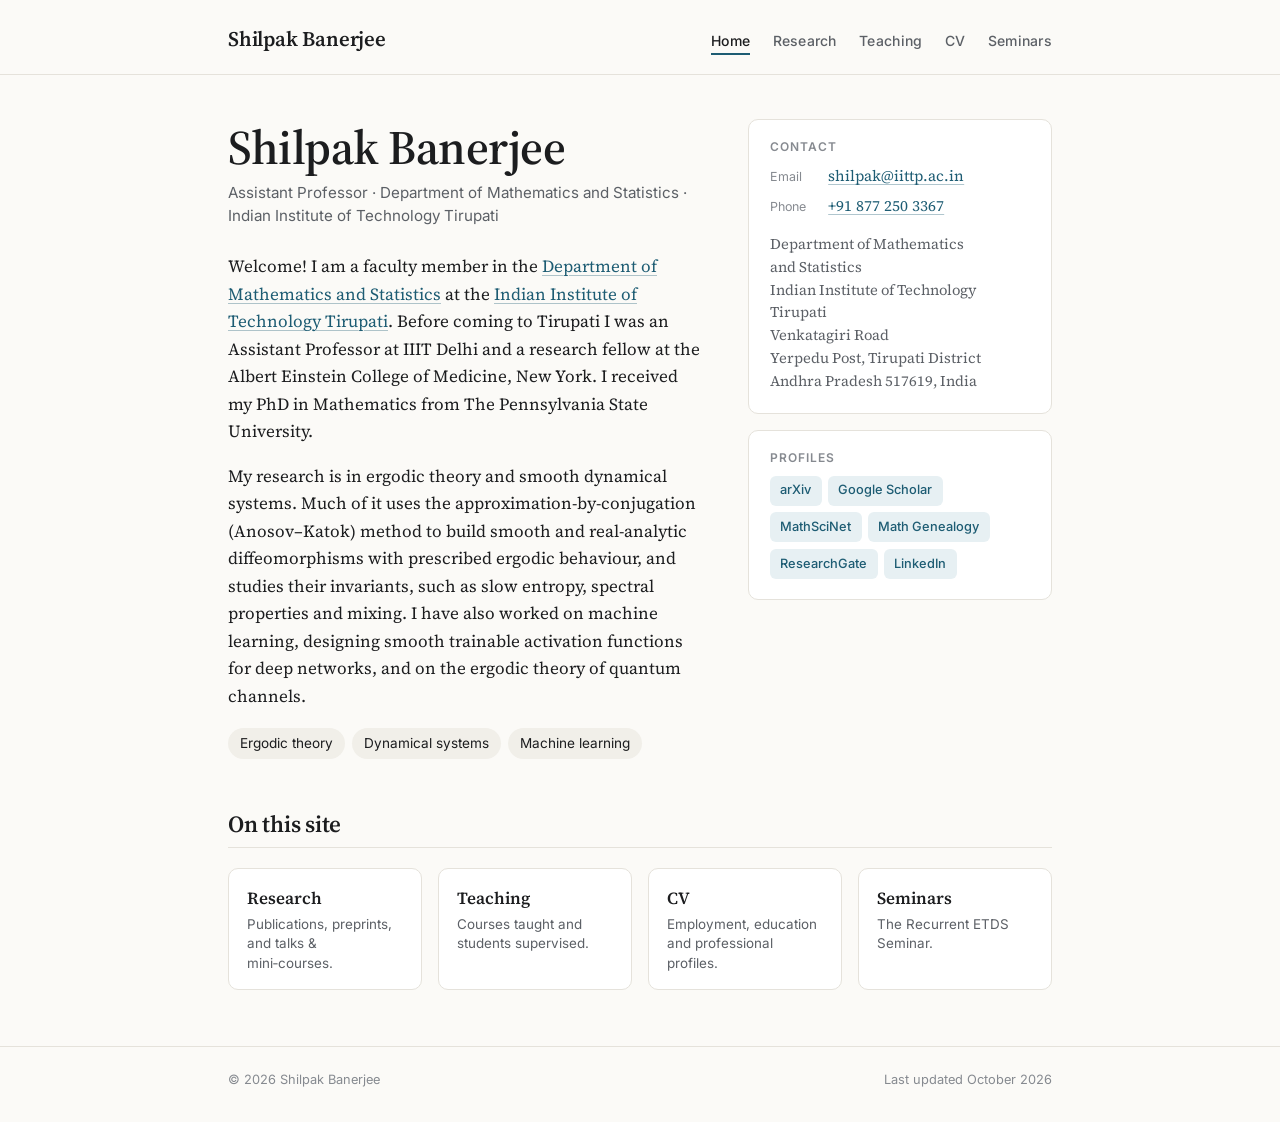
<file: index.html>
<!doctype html>
<html lang="en">
<head>
  <meta charset="utf-8">
  <meta name="viewport" content="width=device-width, initial-scale=1">
  <title>Shilpak Banerjee</title>
  <meta name="description" content="Shilpak Banerjee, Assistant Professor of Mathematics and Statistics at IIT Tirupati. Ergodic theory, smooth dynamical systems and machine learning.">
  <meta property="og:type" content="profile">
  <meta property="og:title" content="Shilpak Banerjee">
  <meta property="og:description" content="Mathematics and Statistics, IIT Tirupati. Ergodic theory, smooth dynamical systems and machine learning.">
  <meta property="og:url" content="https://shilpakbanerjee.github.io/">
  <link rel="canonical" href="https://shilpakbanerjee.github.io/">
  <link rel="icon" href="assets/favicon.svg" type="image/svg+xml">
  <link rel="preconnect" href="https://fonts.googleapis.com">
  <link rel="preconnect" href="https://fonts.gstatic.com" crossorigin>
  <link rel="stylesheet" href="https://fonts.googleapis.com/css2?family=Inter:wght@400;500;600&family=Source+Serif+4:ital,opsz,wght@0,8..60,400;0,8..60,600;1,8..60,400&display=swap">
  <link rel="stylesheet" href="assets/style.css">
  <script type="application/ld+json">
  {
    "@context": "https://schema.org",
    "@type": "Person",
    "name": "Shilpak Banerjee",
    "jobTitle": "Assistant Professor",
    "affiliation": {
      "@type": "CollegeOrUniversity",
      "name": "Indian Institute of Technology Tirupati",
      "url": "https://www.iittp.ac.in/"
    },
    "alumniOf": "The Pennsylvania State University",
    "knowsAbout": ["Ergodic theory", "Dynamical systems", "Machine learning"],
    "url": "https://shilpakbanerjee.github.io/",
    "sameAs": [
      "https://scholar.google.com/citations?user=S3NP6lYAAAAJ",
      "https://mathscinet.ams.org/mathscinet/MRAuthorID/1220737",
      "https://genealogy.math.ndsu.nodak.edu/id.php?id=223334",
      "https://www.researchgate.net/profile/Shilpak_Banerjee",
      "https://www.linkedin.com/in/shilpakbanerjee/"
    ]
  }
  </script>
</head>
<body>
  <a class="skip-link" href="#main">Skip to content</a>

  <header class="site-header">
    <div class="wrap">
      <a class="brand" href="index.html">Shilpak Banerjee</a>
      <nav class="site-nav" aria-label="Main">
        <ul>
          <li><a href="index.html" aria-current="page">Home</a></li>
          <li><a href="research.html">Research</a></li>
          <li><a href="teaching.html">Teaching</a></li>
          <li><a href="cv.html">CV</a></li>
          <li><a href="seminars.html">Seminars</a></li>
        </ul>
      </nav>
    </div>
  </header>

  <main id="main">
    <div class="wrap">
      <div class="hero">
        <div>
          <h1>Shilpak Banerjee</h1>
          <p class="role">
            <span>Assistant Professor</span> ·
            <span>Department of Mathematics and Statistics</span> ·
            <span>Indian Institute of Technology Tirupati</span>
          </p>

          <p>
            Welcome! I am a faculty member in the
            <a href="http://mast.iittp.ac.in/">Department of Mathematics and Statistics</a>
            at the <a href="https://www.iittp.ac.in/">Indian Institute of Technology Tirupati</a>.
            Before coming to Tirupati I was an Assistant Professor at IIIT&nbsp;Delhi and a
            research fellow at the Albert Einstein College of Medicine, New York. I received
            my PhD in Mathematics from The Pennsylvania State University.
          </p>
          <p>
            My research is in ergodic theory and smooth dynamical systems. Much of it uses the
            approximation-by-conjugation (Anosov–Katok) method to build smooth and real-analytic
            diffeomorphisms with prescribed ergodic behaviour, and studies their invariants, such as
            slow entropy, spectral properties and mixing. I have also worked on machine learning,
            designing smooth trainable activation functions for deep networks, and on the ergodic
            theory of quantum channels.
          </p>

          <ul class="interests" aria-label="Research interests">
            <li>Ergodic theory</li>
            <li>Dynamical systems</li>
            <li>Machine learning</li>
          </ul>
        </div>

        <aside aria-label="Contact and profiles">
          <!-- To add a photo: put it at assets/photo.jpg and uncomment the next line.
          <img class="photo" src="assets/photo.jpg" alt="Shilpak Banerjee" width="560" height="700">
          -->
          <div class="card">
            <h2>Contact</h2>
            <ul class="contact-list">
              <li><span class="label">Email</span>
                <span class="email" data-user="shilpak" data-domain="iittp.ac.in">shilpak (at) iittp (dot) ac (dot) in</span></li>
              <li><span class="label">Phone</span>
                <a href="tel:+918772503367">+91 877 250 3367</a></li>
            </ul>
            <address>
              Department of Mathematics<br>
              and Statistics<br>
              Indian Institute of Technology<br>
              Tirupati<br>
              Venkatagiri Road<br>
              Yerpedu Post, Tirupati District<br>
              Andhra Pradesh 517619, India
            </address>
          </div>

          <div class="card">
            <h2>Profiles</h2>
            <ul class="profile-links">
              <li><a href="https://arxiv.org/search/math?query=Banerjee%2C+Shilpak&amp;searchtype=author&amp;abstracts=show&amp;order=-announced_date_first&amp;size=50">arXiv</a></li>
              <li><a href="https://scholar.google.com/citations?user=S3NP6lYAAAAJ&amp;hl=en">Google Scholar</a></li>
              <li><a href="https://mathscinet.ams.org/mathscinet/MRAuthorID/1220737">MathSciNet</a></li>
              <li><a href="https://genealogy.math.ndsu.nodak.edu/id.php?id=223334">Math Genealogy</a></li>
              <li><a href="https://www.researchgate.net/profile/Shilpak_Banerjee">ResearchGate</a></li>
              <li><a href="https://www.linkedin.com/in/shilpakbanerjee/">LinkedIn</a></li>
            </ul>
          </div>
        </aside>
      </div>

      <section class="home-sections" aria-labelledby="explore">
        <h2 class="section-title" id="explore">On this site</h2>
        <div class="quick-links">
          <a href="research.html">
            <strong>Research</strong>
            <span>Publications, preprints, and talks &amp; mini&#8209;courses.</span>
          </a>
          <a href="teaching.html">
            <strong>Teaching</strong>
            <span>Courses taught and students supervised.</span>
          </a>
          <a href="cv.html">
            <strong>CV</strong>
            <span>Employment, education and professional profiles.</span>
          </a>
          <a href="seminars.html">
            <strong>Seminars</strong>
            <span>The Recurrent ETDS Seminar.</span>
          </a>
        </div>
      </section>
    </div>
  </main>

  <footer class="site-footer">
    <div class="wrap">
      <span>© 2026 Shilpak Banerjee</span>
      <span>Last updated October 2026</span>
    </div>
  </footer>

  <script src="assets/site.js"></script>
</body>
</html>
</file>
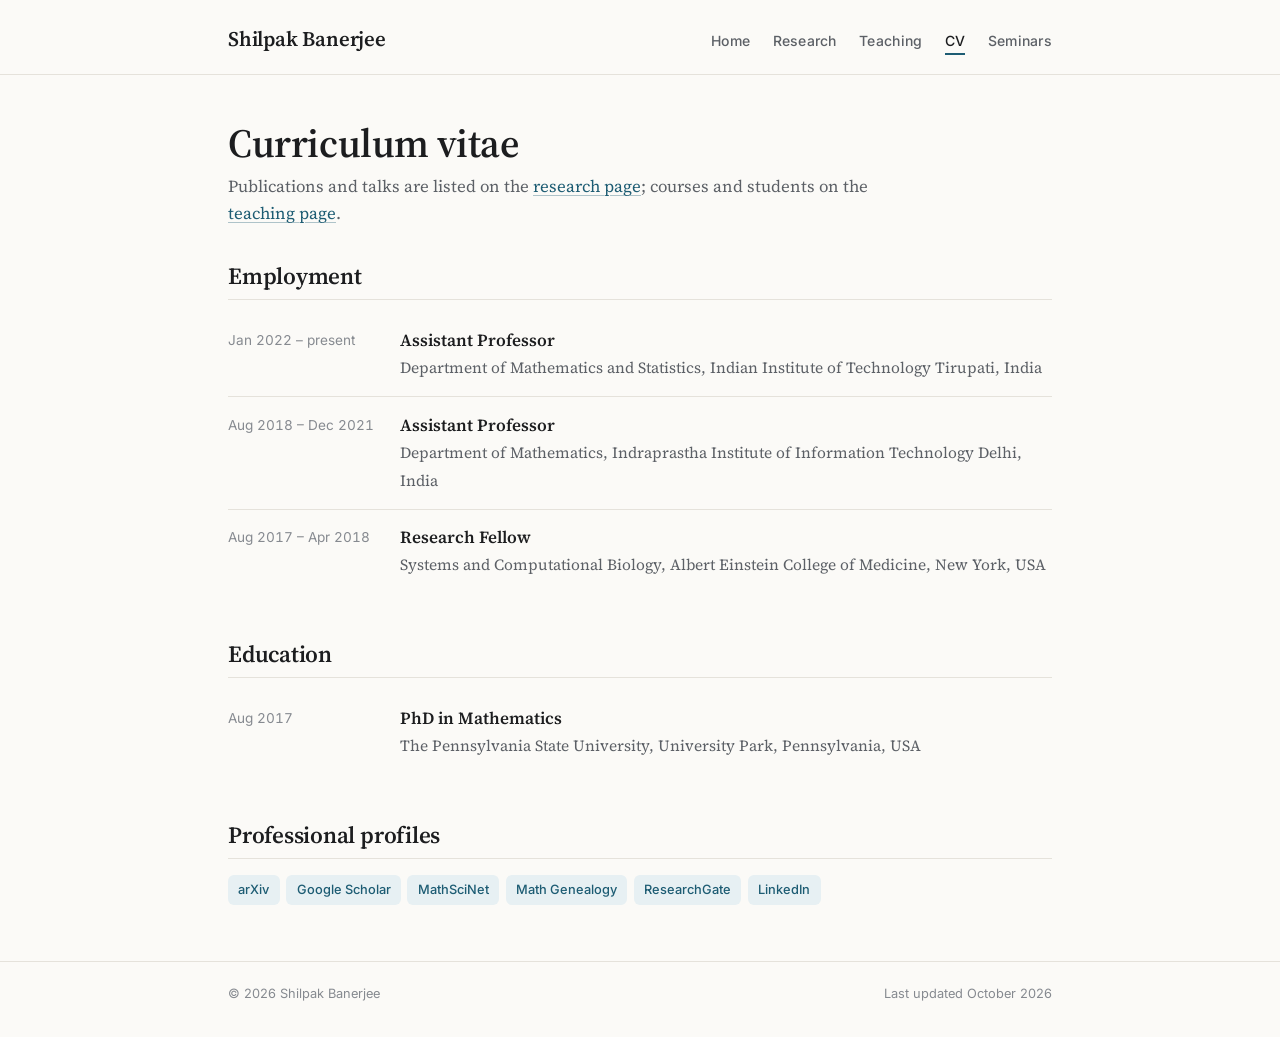
<file: cv.html>
<!doctype html>
<html lang="en">
<head>
  <meta charset="utf-8">
  <meta name="viewport" content="width=device-width, initial-scale=1">
  <title>CV · Shilpak Banerjee</title>
  <meta name="description" content="Curriculum vitae of Shilpak Banerjee: employment, education and professional profiles.">
  <link rel="canonical" href="https://shilpakbanerjee.github.io/cv.html">
  <link rel="icon" href="assets/favicon.svg" type="image/svg+xml">
  <link rel="preconnect" href="https://fonts.googleapis.com">
  <link rel="preconnect" href="https://fonts.gstatic.com" crossorigin>
  <link rel="stylesheet" href="https://fonts.googleapis.com/css2?family=Inter:wght@400;500;600&family=Source+Serif+4:ital,opsz,wght@0,8..60,400;0,8..60,600;1,8..60,400&display=swap">
  <link rel="stylesheet" href="assets/style.css">
</head>
<body>
  <a class="skip-link" href="#main">Skip to content</a>

  <header class="site-header">
    <div class="wrap">
      <a class="brand" href="index.html">Shilpak Banerjee</a>
      <nav class="site-nav" aria-label="Main">
        <ul>
          <li><a href="index.html">Home</a></li>
          <li><a href="research.html">Research</a></li>
          <li><a href="teaching.html">Teaching</a></li>
          <li><a href="cv.html" aria-current="page">CV</a></li>
          <li><a href="seminars.html">Seminars</a></li>
        </ul>
      </nav>
    </div>
  </header>

  <main id="main">
    <div class="wrap">
      <h1 class="page-title">Curriculum vitae</h1>
      <p class="page-lede">
        Publications and talks are listed on the <a href="research.html">research page</a>;
        courses and students on the <a href="teaching.html">teaching page</a>.
      </p>
      <!-- To offer a PDF: put it at assets/cv.pdf and uncomment the next line.
      <p><a class="button" href="assets/cv.pdf">Download full CV (PDF)</a></p>
      -->

      <section aria-labelledby="employment-h">
        <h2 class="section-title" id="employment-h">Employment</h2>
        <ul class="timeline">
          <li>
            <span class="when">Jan 2022 – present</span>
            <span class="what"><strong>Assistant Professor</strong>
              <span>Department of Mathematics and Statistics, Indian Institute of Technology Tirupati, India</span></span>
          </li>
          <li>
            <span class="when">Aug 2018 – Dec 2021</span>
            <span class="what"><strong>Assistant Professor</strong>
              <span>Department of Mathematics, Indraprastha Institute of Information Technology Delhi, India</span></span>
          </li>
          <li>
            <span class="when">Aug 2017 – Apr 2018</span>
            <span class="what"><strong>Research Fellow</strong>
              <span>Systems and Computational Biology, Albert Einstein College of Medicine, New York, USA</span></span>
          </li>
        </ul>
      </section>

      <section aria-labelledby="education-h">
        <h2 class="section-title" id="education-h">Education</h2>
        <ul class="timeline">
          <li>
            <span class="when">Aug 2017</span>
            <span class="what"><strong>PhD in Mathematics</strong>
              <span>The Pennsylvania State University, University Park, Pennsylvania, USA</span></span>
          </li>
        </ul>
      </section>

      <section aria-labelledby="profiles-h">
        <h2 class="section-title" id="profiles-h">Professional profiles</h2>
        <ul class="profile-links" style="margin-top:1rem;">
          <li><a href="https://arxiv.org/search/math?query=Banerjee%2C+Shilpak&amp;searchtype=author&amp;abstracts=show&amp;order=-announced_date_first&amp;size=50">arXiv</a></li>
          <li><a href="https://scholar.google.com/citations?user=S3NP6lYAAAAJ&amp;hl=en">Google Scholar</a></li>
          <li><a href="https://mathscinet.ams.org/mathscinet/MRAuthorID/1220737">MathSciNet</a></li>
          <li><a href="https://genealogy.math.ndsu.nodak.edu/id.php?id=223334">Math Genealogy</a></li>
          <li><a href="https://www.researchgate.net/profile/Shilpak_Banerjee">ResearchGate</a></li>
          <li><a href="https://www.linkedin.com/in/shilpakbanerjee/">LinkedIn</a></li>
        </ul>
      </section>
    </div>
  </main>

  <footer class="site-footer">
    <div class="wrap">
      <span>© 2026 Shilpak Banerjee</span>
      <span>Last updated October 2026</span>
    </div>
  </footer>

  <script src="assets/site.js"></script>
</body>
</html>
</file>
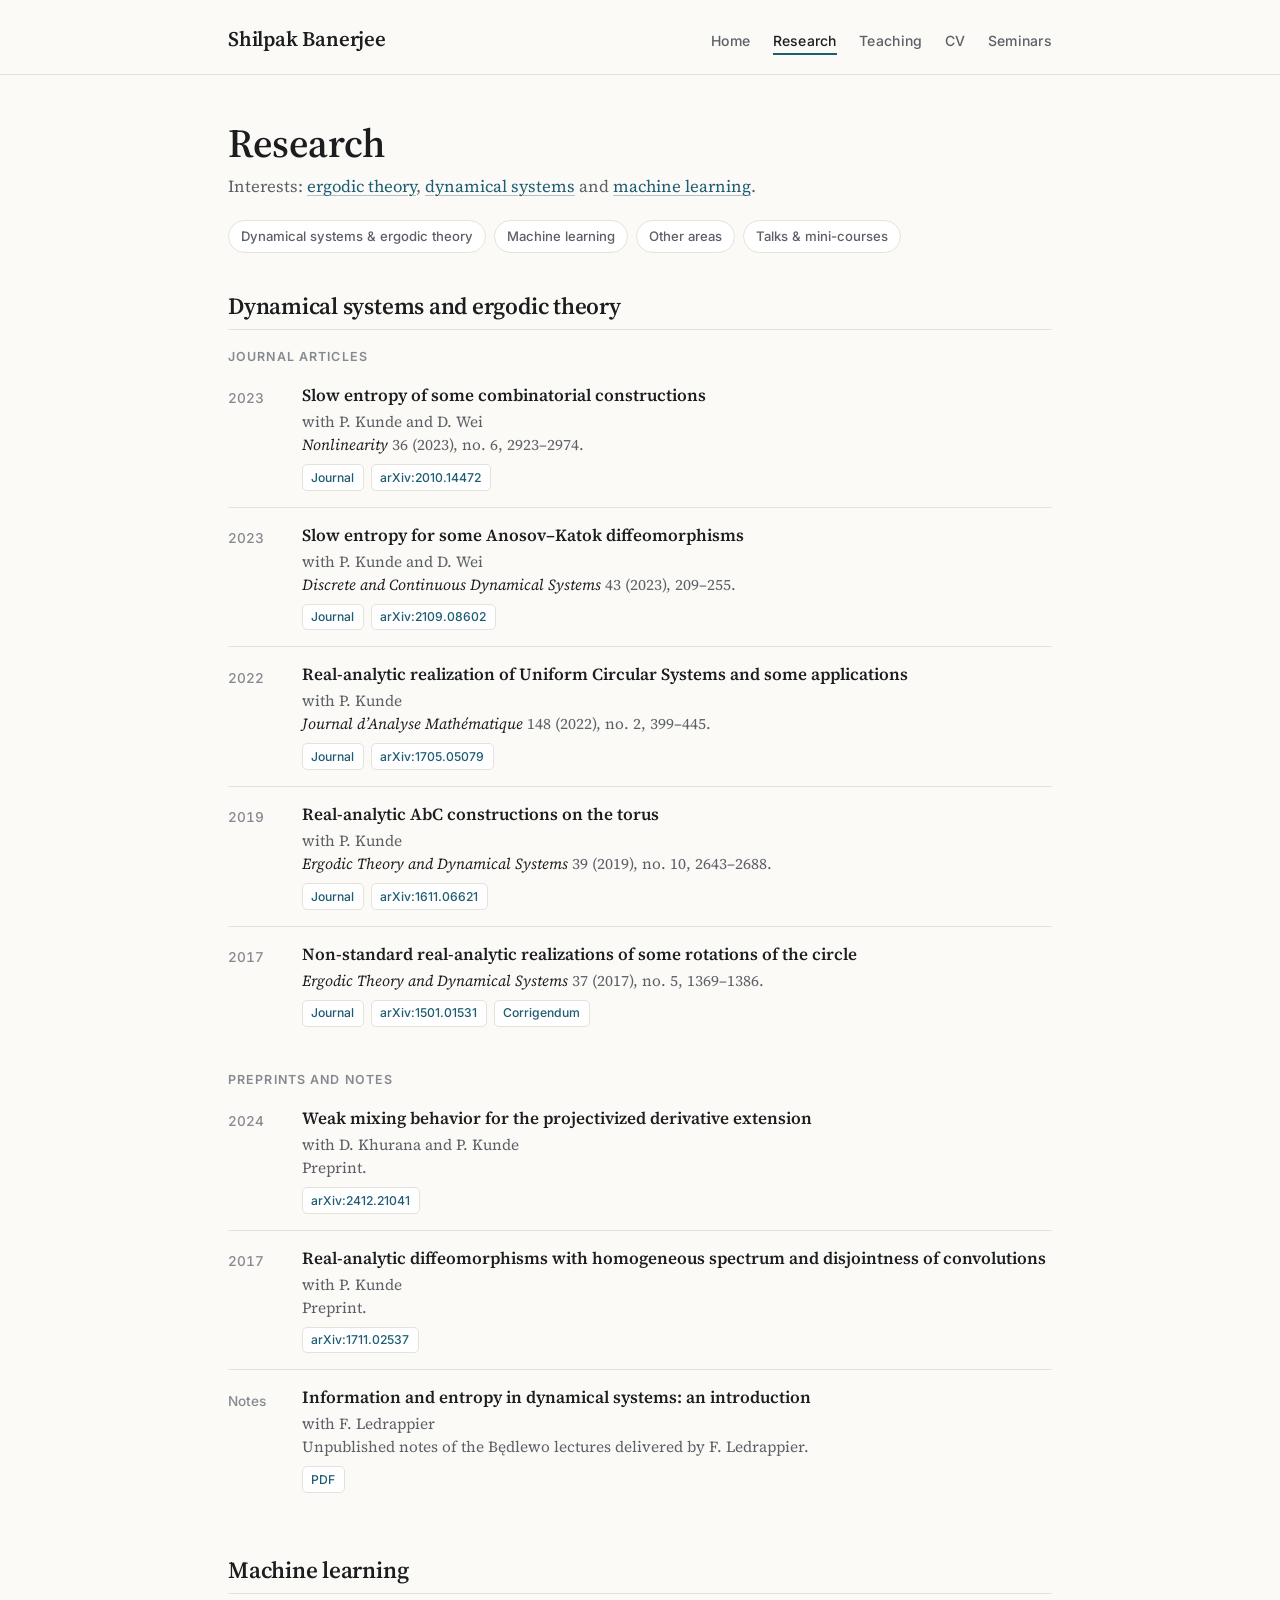
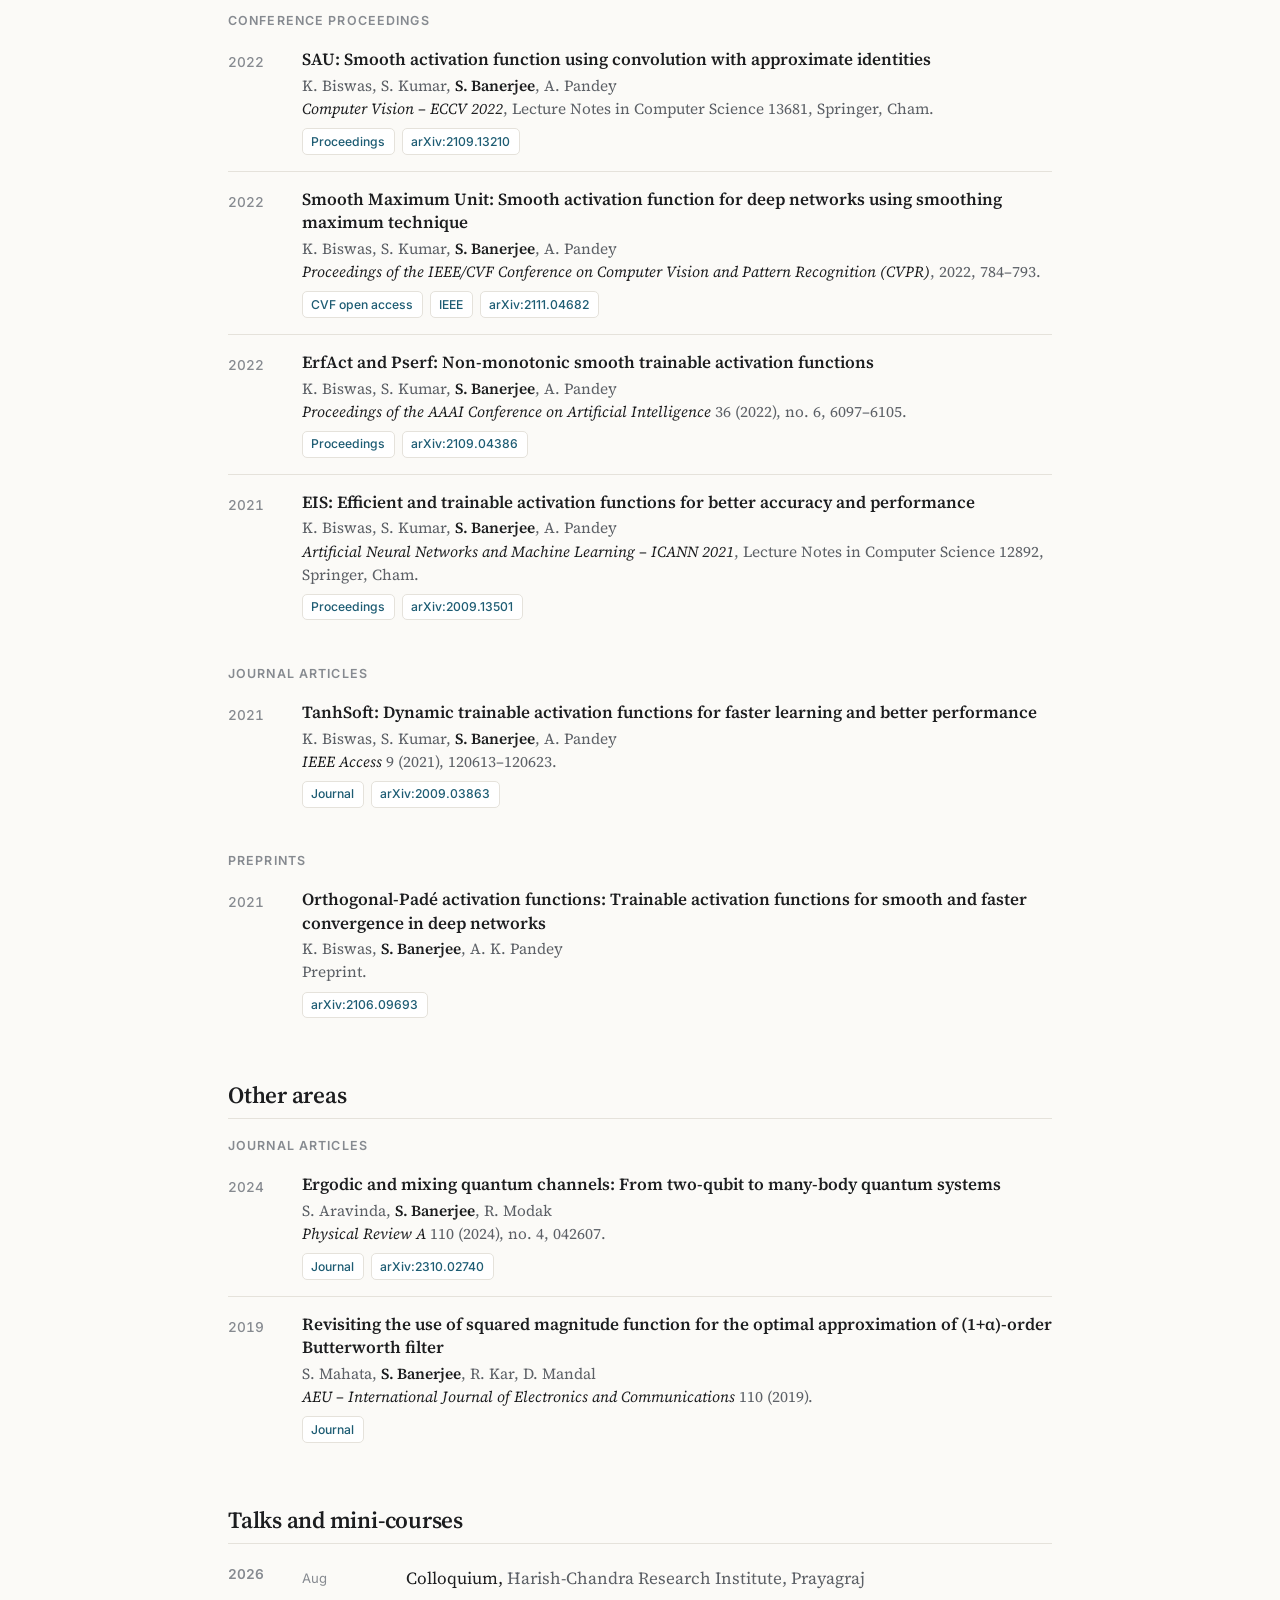
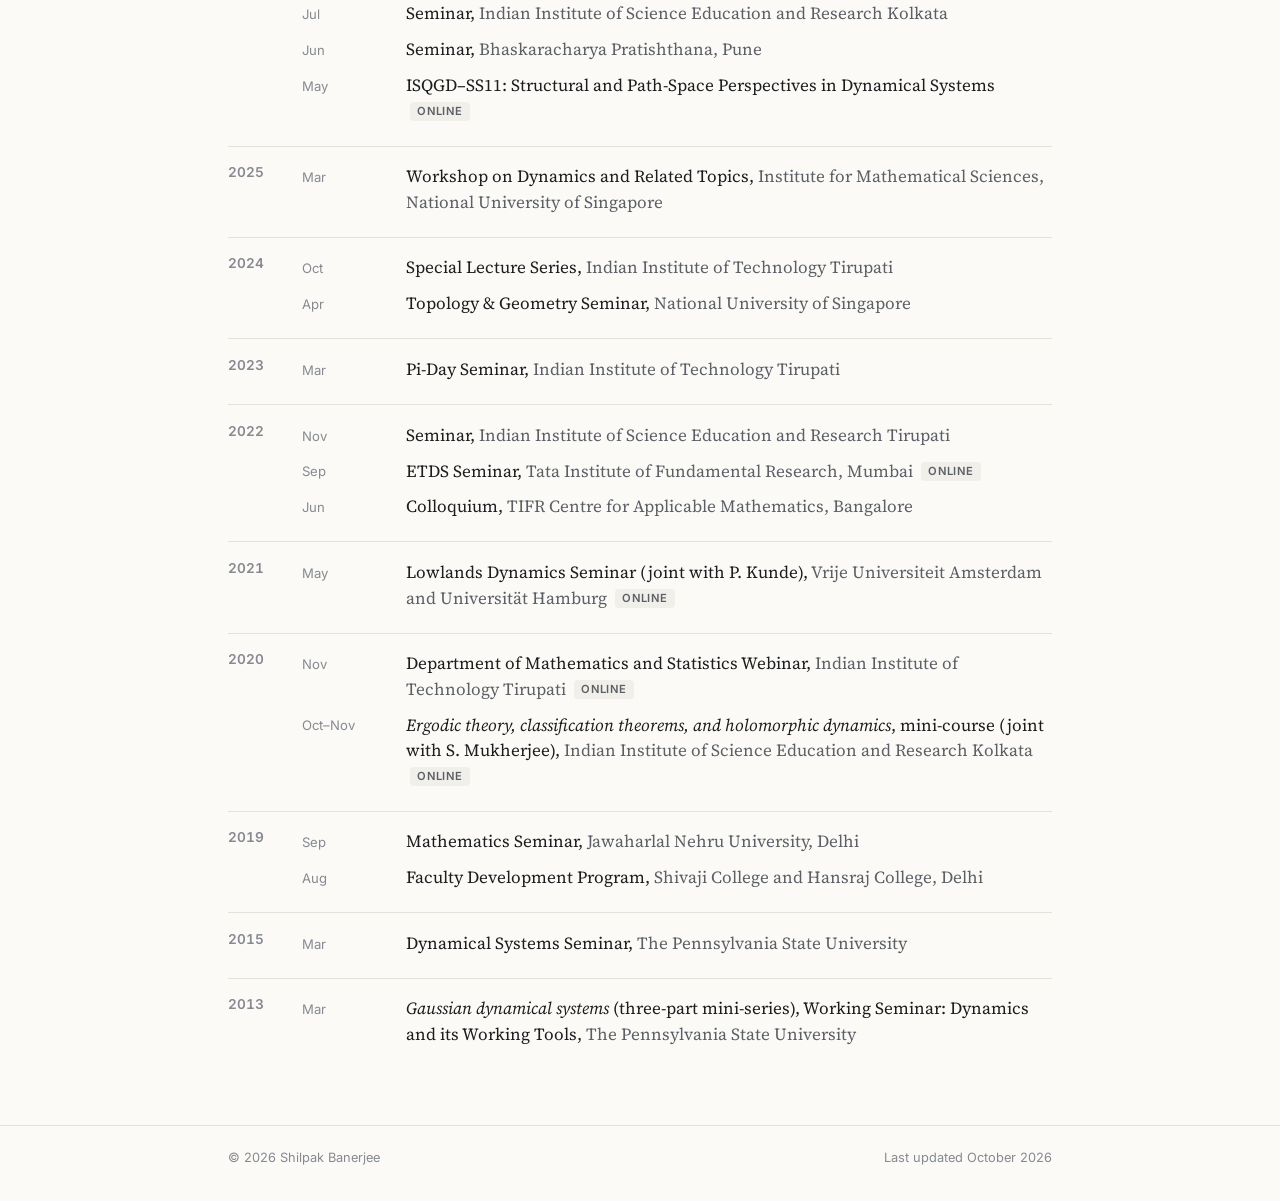
<file: research.html>
<!doctype html>
<html lang="en">
<head>
  <meta charset="utf-8">
  <meta name="viewport" content="width=device-width, initial-scale=1">
  <title>Research · Shilpak Banerjee</title>
  <meta name="description" content="Publications, preprints and talks of Shilpak Banerjee: ergodic theory, smooth dynamical systems and machine learning.">
  <link rel="canonical" href="https://shilpakbanerjee.github.io/research.html">
  <link rel="icon" href="assets/favicon.svg" type="image/svg+xml">
  <link rel="preconnect" href="https://fonts.googleapis.com">
  <link rel="preconnect" href="https://fonts.gstatic.com" crossorigin>
  <link rel="stylesheet" href="https://fonts.googleapis.com/css2?family=Inter:wght@400;500;600&family=Source+Serif+4:ital,opsz,wght@0,8..60,400;0,8..60,600;1,8..60,400&display=swap">
  <link rel="stylesheet" href="assets/style.css">
</head>
<body>
  <a class="skip-link" href="#main">Skip to content</a>

  <header class="site-header">
    <div class="wrap">
      <a class="brand" href="index.html">Shilpak Banerjee</a>
      <nav class="site-nav" aria-label="Main">
        <ul>
          <li><a href="index.html">Home</a></li>
          <li><a href="research.html" aria-current="page">Research</a></li>
          <li><a href="teaching.html">Teaching</a></li>
          <li><a href="cv.html">CV</a></li>
          <li><a href="seminars.html">Seminars</a></li>
        </ul>
      </nav>
    </div>
  </header>

  <main id="main">
    <div class="wrap">
      <h1 class="page-title">Research</h1>
      <p class="page-lede">
        Interests: <a href="https://en.wikipedia.org/wiki/Ergodic_theory">ergodic theory</a>,
        <a href="https://en.wikipedia.org/wiki/Dynamical_system">dynamical systems</a> and
        <a href="https://en.wikipedia.org/wiki/Machine_learning">machine learning</a>.
      </p>

      <ul class="toc" aria-label="On this page">
        <li><a href="#dynamics">Dynamical systems &amp; ergodic theory</a></li>
        <li><a href="#machine-learning">Machine learning</a></li>
        <li><a href="#other">Other areas</a></li>
        <li><a href="#talks">Talks &amp; mini-courses</a></li>
      </ul>

      <!-- ============================================================
           Publications. To add a paper, copy one <li class="pub"> … </li>
           block and edit it. Newest first.
           ============================================================ -->

      <section id="dynamics" aria-labelledby="dynamics-h">
        <h2 class="section-title" id="dynamics-h">Dynamical systems and ergodic theory</h2>

        <h3 class="subsection-title">Journal articles</h3>
        <ol class="pubs">
          <li class="pub">
            <div class="pub-year">2023</div>
            <div>
              <div class="pub-title">Slow entropy of some combinatorial constructions</div>
              <div class="pub-authors">with P. Kunde and D. Wei</div>
              <div class="pub-venue"><em>Nonlinearity</em> 36 (2023), no. 6, 2923–2974.</div>
              <div class="links">
                <a href="https://iopscience.iop.org/article/10.1088/1361-6544/acc920">Journal</a>
                <a href="https://arxiv.org/abs/2010.14472">arXiv:2010.14472</a>
              </div>
            </div>
          </li>
          <li class="pub">
            <div class="pub-year">2023</div>
            <div>
              <div class="pub-title">Slow entropy for some Anosov–Katok diffeomorphisms</div>
              <div class="pub-authors">with P. Kunde and D. Wei</div>
              <div class="pub-venue"><em>Discrete and Continuous Dynamical Systems</em> 43 (2023), 209–255.</div>
              <div class="links">
                <a href="https://www.aimsciences.org/article/doi/10.3934/dcds.2022147">Journal</a>
                <a href="https://arxiv.org/abs/2109.08602">arXiv:2109.08602</a>
              </div>
            </div>
          </li>
          <li class="pub">
            <div class="pub-year">2022</div>
            <div>
              <div class="pub-title">Real-analytic realization of Uniform Circular Systems and some applications</div>
              <div class="pub-authors">with P. Kunde</div>
              <div class="pub-venue"><em>Journal d’Analyse Mathématique</em> 148 (2022), no. 2, 399–445.</div>
              <div class="links">
                <a href="https://doi.org/10.1007/s11854-022-0233-4">Journal</a>
                <a href="https://arxiv.org/abs/1705.05079">arXiv:1705.05079</a>
              </div>
            </div>
          </li>
          <li class="pub">
            <div class="pub-year">2019</div>
            <div>
              <div class="pub-title">Real-analytic AbC constructions on the torus</div>
              <div class="pub-authors">with P. Kunde</div>
              <div class="pub-venue"><em>Ergodic Theory and Dynamical Systems</em> 39 (2019), no. 10, 2643–2688.</div>
              <div class="links">
                <a href="https://doi.org/10.1017/etds.2017.132">Journal</a>
                <a href="https://arxiv.org/abs/1611.06621">arXiv:1611.06621</a>
              </div>
            </div>
          </li>
          <li class="pub">
            <div class="pub-year">2017</div>
            <div>
              <div class="pub-title">Non-standard real-analytic realizations of some rotations of the circle</div>
              <div class="pub-venue"><em>Ergodic Theory and Dynamical Systems</em> 37 (2017), no. 5, 1369–1386.</div>
              <div class="links">
                <a href="https://doi.org/10.1017/etds.2015.110">Journal</a>
                <a href="https://arxiv.org/abs/1501.01531">arXiv:1501.01531</a>
                <a href="https://www.cambridge.org/core/journals/ergodic-theory-and-dynamical-systems/article/non-standard-real-analytic-realizations-of-some-rotations-of-the-circle-corrigendum/59A1E2F16825C31A3B71F3C0B8881689">Corrigendum</a>
              </div>
            </div>
          </li>
        </ol>

        <h3 class="subsection-title">Preprints and notes</h3>
        <ol class="pubs">
          <li class="pub">
            <div class="pub-year">2024</div>
            <div>
              <div class="pub-title">Weak mixing behavior for the projectivized derivative extension</div>
              <div class="pub-authors">with D. Khurana and P. Kunde</div>
              <div class="pub-venue">Preprint.</div>
              <div class="links">
                <a href="https://arxiv.org/abs/2412.21041">arXiv:2412.21041</a>
              </div>
            </div>
          </li>
          <li class="pub">
            <div class="pub-year">2017</div>
            <div>
              <div class="pub-title">Real-analytic diffeomorphisms with homogeneous spectrum and disjointness of convolutions</div>
              <div class="pub-authors">with P. Kunde</div>
              <div class="pub-venue">Preprint.</div>
              <div class="links">
                <a href="https://arxiv.org/abs/1711.02537">arXiv:1711.02537</a>
              </div>
            </div>
          </li>
          <li class="pub">
            <div class="pub-year">Notes</div>
            <div>
              <div class="pub-title">Information and entropy in dynamical systems: an introduction</div>
              <div class="pub-authors">with F. Ledrappier</div>
              <div class="pub-venue">Unpublished notes of the Będlewo lectures delivered by F. Ledrappier.</div>
              <div class="links">
                <a href="https://drive.google.com/open?id=0B4F5tlJoOoX-TTJrakY2RmQta1U">PDF</a>
              </div>
            </div>
          </li>
        </ol>
      </section>

      <section id="machine-learning" aria-labelledby="ml-h">
        <h2 class="section-title" id="ml-h">Machine learning</h2>

        <h3 class="subsection-title">Conference proceedings</h3>
        <ol class="pubs">
          <li class="pub">
            <div class="pub-year">2022</div>
            <div>
              <div class="pub-title">SAU: Smooth activation function using convolution with approximate identities</div>
              <div class="pub-authors">K. Biswas, S. Kumar, <strong>S. Banerjee</strong>, A. Pandey</div>
              <div class="pub-venue"><em>Computer Vision – ECCV 2022</em>, Lecture Notes in Computer Science 13681, Springer, Cham.</div>
              <div class="links">
                <a href="https://doi.org/10.1007/978-3-031-19803-8_19">Proceedings</a>
                <a href="https://arxiv.org/abs/2109.13210">arXiv:2109.13210</a>
              </div>
            </div>
          </li>
          <li class="pub">
            <div class="pub-year">2022</div>
            <div>
              <div class="pub-title">Smooth Maximum Unit: Smooth activation function for deep networks using smoothing maximum technique</div>
              <div class="pub-authors">K. Biswas, S. Kumar, <strong>S. Banerjee</strong>, A. Pandey</div>
              <div class="pub-venue"><em>Proceedings of the IEEE/CVF Conference on Computer Vision and Pattern Recognition (CVPR)</em>, 2022, 784–793.</div>
              <div class="links">
                <a href="https://openaccess.thecvf.com/content/CVPR2022/html/Biswas_Smooth_Maximum_Unit_Smooth_Activation_Function_for_Deep_Networks_Using_CVPR_2022_paper.html">CVF open access</a>
                <a href="https://ieeexplore.ieee.org/document/9878772">IEEE</a>
                <a href="https://arxiv.org/abs/2111.04682">arXiv:2111.04682</a>
              </div>
            </div>
          </li>
          <li class="pub">
            <div class="pub-year">2022</div>
            <div>
              <div class="pub-title">ErfAct and Pserf: Non-monotonic smooth trainable activation functions</div>
              <div class="pub-authors">K. Biswas, S. Kumar, <strong>S. Banerjee</strong>, A. Pandey</div>
              <div class="pub-venue"><em>Proceedings of the AAAI Conference on Artificial Intelligence</em> 36 (2022), no. 6, 6097–6105.</div>
              <div class="links">
                <a href="https://ojs.aaai.org/index.php/AAAI/article/view/20557">Proceedings</a>
                <a href="https://arxiv.org/abs/2109.04386">arXiv:2109.04386</a>
              </div>
            </div>
          </li>
          <li class="pub">
            <div class="pub-year">2021</div>
            <div>
              <div class="pub-title">EIS: Efficient and trainable activation functions for better accuracy and performance</div>
              <div class="pub-authors">K. Biswas, S. Kumar, <strong>S. Banerjee</strong>, A. Pandey</div>
              <div class="pub-venue"><em>Artificial Neural Networks and Machine Learning – ICANN 2021</em>, Lecture Notes in Computer Science 12892, Springer, Cham.</div>
              <div class="links">
                <a href="https://doi.org/10.1007/978-3-030-86340-1_21">Proceedings</a>
                <a href="https://arxiv.org/abs/2009.13501">arXiv:2009.13501</a>
              </div>
            </div>
          </li>
        </ol>

        <h3 class="subsection-title">Journal articles</h3>
        <ol class="pubs">
          <li class="pub">
            <div class="pub-year">2021</div>
            <div>
              <div class="pub-title">TanhSoft: Dynamic trainable activation functions for faster learning and better performance</div>
              <div class="pub-authors">K. Biswas, S. Kumar, <strong>S. Banerjee</strong>, A. Pandey</div>
              <div class="pub-venue"><em>IEEE Access</em> 9 (2021), 120613–120623.</div>
              <div class="links">
                <a href="https://doi.org/10.1109/ACCESS.2021.3105355">Journal</a>
                <a href="https://arxiv.org/abs/2009.03863">arXiv:2009.03863</a>
              </div>
            </div>
          </li>
        </ol>

        <h3 class="subsection-title">Preprints</h3>
        <ol class="pubs">
          <li class="pub">
            <div class="pub-year">2021</div>
            <div>
              <div class="pub-title">Orthogonal-Padé activation functions: Trainable activation functions for smooth and faster convergence in deep networks</div>
              <div class="pub-authors">K. Biswas, <strong>S. Banerjee</strong>, A. K. Pandey</div>
              <div class="pub-venue">Preprint.</div>
              <div class="links">
                <a href="https://arxiv.org/abs/2106.09693">arXiv:2106.09693</a>
              </div>
            </div>
          </li>
        </ol>
      </section>

      <section id="other" aria-labelledby="other-h">
        <h2 class="section-title" id="other-h">Other areas</h2>

        <h3 class="subsection-title">Journal articles</h3>
        <ol class="pubs">
          <li class="pub">
            <div class="pub-year">2024</div>
            <div>
              <div class="pub-title">Ergodic and mixing quantum channels: From two-qubit to many-body quantum systems</div>
              <div class="pub-authors">S. Aravinda, <strong>S. Banerjee</strong>, R. Modak</div>
              <div class="pub-venue"><em>Physical Review A</em> 110 (2024), no. 4, 042607.</div>
              <div class="links">
                <a href="https://link.aps.org/doi/10.1103/PhysRevA.110.042607">Journal</a>
                <a href="https://arxiv.org/abs/2310.02740">arXiv:2310.02740</a>
              </div>
            </div>
          </li>
          <li class="pub">
            <div class="pub-year">2019</div>
            <div>
              <div class="pub-title">Revisiting the use of squared magnitude function for the optimal approximation of (1+α)-order Butterworth filter</div>
              <div class="pub-authors">S. Mahata, <strong>S. Banerjee</strong>, R. Kar, D. Mandal</div>
              <div class="pub-venue"><em>AEU – International Journal of Electronics and Communications</em> 110 (2019).</div>
              <div class="links">
                <a href="https://www.sciencedirect.com/science/article/pii/S1434841119307794">Journal</a>
              </div>
            </div>
          </li>
        </ol>
      </section>

      <!-- ============================================================
           Talks. Grouped by year, newest first.
           ============================================================ -->

      <section id="talks" aria-labelledby="talks-h">
        <h2 class="section-title" id="talks-h">Talks and mini-courses</h2>

        <div class="year-group">
          <h3 class="year">2026</h3>
          <ul class="entries">
            <li class="entry"><span class="entry-when">Aug</span><span class="entry-what">Colloquium, <span class="where">Harish-Chandra Research Institute, Prayagraj</span></span></li>
            <li class="entry"><span class="entry-when">Jul</span><span class="entry-what">Seminar, <span class="where">Indian Institute of Science Education and Research Kolkata</span></span></li>
            <li class="entry"><span class="entry-when">Jun</span><span class="entry-what">Seminar, <span class="where">Bhaskaracharya Pratishthana, Pune</span></span></li>
            <li class="entry"><span class="entry-when">May</span><span class="entry-what">ISQGD–SS11: Structural and Path-Space Perspectives in Dynamical Systems <span class="tag">Online</span></span></li>
          </ul>
        </div>

        <div class="year-group">
          <h3 class="year">2025</h3>
          <ul class="entries">
            <li class="entry"><span class="entry-when">Mar</span><span class="entry-what">Workshop on Dynamics and Related Topics, <span class="where">Institute for Mathematical Sciences, National University of Singapore</span></span></li>
          </ul>
        </div>

        <div class="year-group">
          <h3 class="year">2024</h3>
          <ul class="entries">
            <li class="entry"><span class="entry-when">Oct</span><span class="entry-what">Special Lecture Series, <span class="where">Indian Institute of Technology Tirupati</span></span></li>
            <li class="entry"><span class="entry-when">Apr</span><span class="entry-what">Topology &amp; Geometry Seminar, <span class="where">National University of Singapore</span></span></li>
          </ul>
        </div>

        <div class="year-group">
          <h3 class="year">2023</h3>
          <ul class="entries">
            <li class="entry"><span class="entry-when">Mar</span><span class="entry-what">Pi-Day Seminar, <span class="where">Indian Institute of Technology Tirupati</span></span></li>
          </ul>
        </div>

        <div class="year-group">
          <h3 class="year">2022</h3>
          <ul class="entries">
            <li class="entry"><span class="entry-when">Nov</span><span class="entry-what">Seminar, <span class="where">Indian Institute of Science Education and Research Tirupati</span></span></li>
            <li class="entry"><span class="entry-when">Sep</span><span class="entry-what">ETDS Seminar, <span class="where">Tata Institute of Fundamental Research, Mumbai</span> <span class="tag">Online</span></span></li>
            <li class="entry"><span class="entry-when">Jun</span><span class="entry-what">Colloquium, <span class="where">TIFR Centre for Applicable Mathematics, Bangalore</span></span></li>
          </ul>
        </div>

        <div class="year-group">
          <h3 class="year">2021</h3>
          <ul class="entries">
            <li class="entry"><span class="entry-when">May</span><span class="entry-what">Lowlands Dynamics Seminar (joint with P. Kunde), <span class="where">Vrije Universiteit Amsterdam and Universität Hamburg</span> <span class="tag">Online</span></span></li>
          </ul>
        </div>

        <div class="year-group">
          <h3 class="year">2020</h3>
          <ul class="entries">
            <li class="entry"><span class="entry-when">Nov</span><span class="entry-what">Department of Mathematics and Statistics Webinar, <span class="where">Indian Institute of Technology Tirupati</span> <span class="tag">Online</span></span></li>
            <li class="entry"><span class="entry-when">Oct–Nov</span><span class="entry-what"><em>Ergodic theory, classification theorems, and holomorphic dynamics</em>, mini-course (joint with S. Mukherjee), <span class="where">Indian Institute of Science Education and Research Kolkata</span> <span class="tag">Online</span></span></li>
          </ul>
        </div>

        <div class="year-group">
          <h3 class="year">2019</h3>
          <ul class="entries">
            <li class="entry"><span class="entry-when">Sep</span><span class="entry-what">Mathematics Seminar, <span class="where">Jawaharlal Nehru University, Delhi</span></span></li>
            <li class="entry"><span class="entry-when">Aug</span><span class="entry-what">Faculty Development Program, <span class="where">Shivaji College and Hansraj College, Delhi</span></span></li>
          </ul>
        </div>

        <div class="year-group">
          <h3 class="year">2015</h3>
          <ul class="entries">
            <li class="entry"><span class="entry-when">Mar</span><span class="entry-what">Dynamical Systems Seminar, <span class="where">The Pennsylvania State University</span></span></li>
          </ul>
        </div>

        <div class="year-group">
          <h3 class="year">2013</h3>
          <ul class="entries">
            <li class="entry"><span class="entry-when">Mar</span><span class="entry-what"><em>Gaussian dynamical systems</em> (three-part mini-series), Working Seminar: Dynamics and its Working Tools, <span class="where">The Pennsylvania State University</span></span></li>
          </ul>
        </div>
      </section>
    </div>
  </main>

  <footer class="site-footer">
    <div class="wrap">
      <span>© 2026 Shilpak Banerjee</span>
      <span>Last updated October 2026</span>
    </div>
  </footer>

  <script src="assets/site.js"></script>
</body>
</html>
</file>
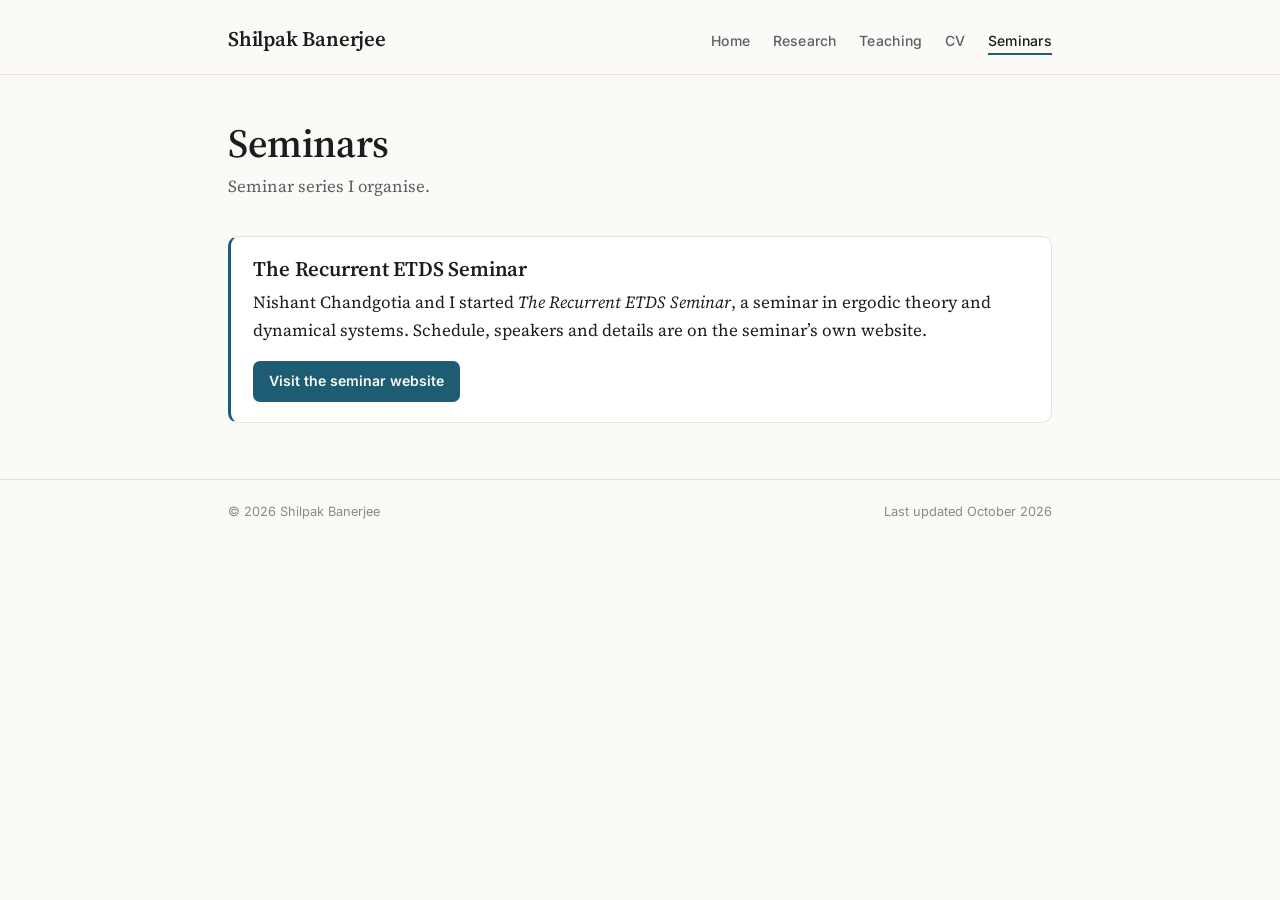
<file: seminars.html>
<!doctype html>
<html lang="en">
<head>
  <meta charset="utf-8">
  <meta name="viewport" content="width=device-width, initial-scale=1">
  <title>Seminars · Shilpak Banerjee</title>
  <meta name="description" content="Seminars organised by Shilpak Banerjee, including the Recurrent ETDS Seminar.">
  <link rel="canonical" href="https://shilpakbanerjee.github.io/seminars.html">
  <link rel="icon" href="assets/favicon.svg" type="image/svg+xml">
  <link rel="preconnect" href="https://fonts.googleapis.com">
  <link rel="preconnect" href="https://fonts.gstatic.com" crossorigin>
  <link rel="stylesheet" href="https://fonts.googleapis.com/css2?family=Inter:wght@400;500;600&family=Source+Serif+4:ital,opsz,wght@0,8..60,400;0,8..60,600;1,8..60,400&display=swap">
  <link rel="stylesheet" href="assets/style.css">
</head>
<body>
  <a class="skip-link" href="#main">Skip to content</a>

  <header class="site-header">
    <div class="wrap">
      <a class="brand" href="index.html">Shilpak Banerjee</a>
      <nav class="site-nav" aria-label="Main">
        <ul>
          <li><a href="index.html">Home</a></li>
          <li><a href="research.html">Research</a></li>
          <li><a href="teaching.html">Teaching</a></li>
          <li><a href="cv.html">CV</a></li>
          <li><a href="seminars.html" aria-current="page">Seminars</a></li>
        </ul>
      </nav>
    </div>
  </header>

  <main id="main">
    <div class="wrap">
      <h1 class="page-title">Seminars</h1>
      <p class="page-lede">Seminar series I organise.</p>

      <div class="callout">
        <h2 style="font-size:1.3rem;margin-bottom:0.45rem;">The Recurrent ETDS Seminar</h2>
        <p>Nishant Chandgotia and I started <em>The Recurrent ETDS Seminar</em>, a seminar in
          ergodic theory and dynamical systems. Schedule, speakers and details are on the seminar’s own website.</p>
        <p><a class="button" href="https://sites.google.com/view/recurrentetds/home">Visit the seminar website</a></p>
      </div>
    </div>
  </main>

  <footer class="site-footer">
    <div class="wrap">
      <span>© 2026 Shilpak Banerjee</span>
      <span>Last updated October 2026</span>
    </div>
  </footer>

  <script src="assets/site.js"></script>
</body>
</html>
</file>
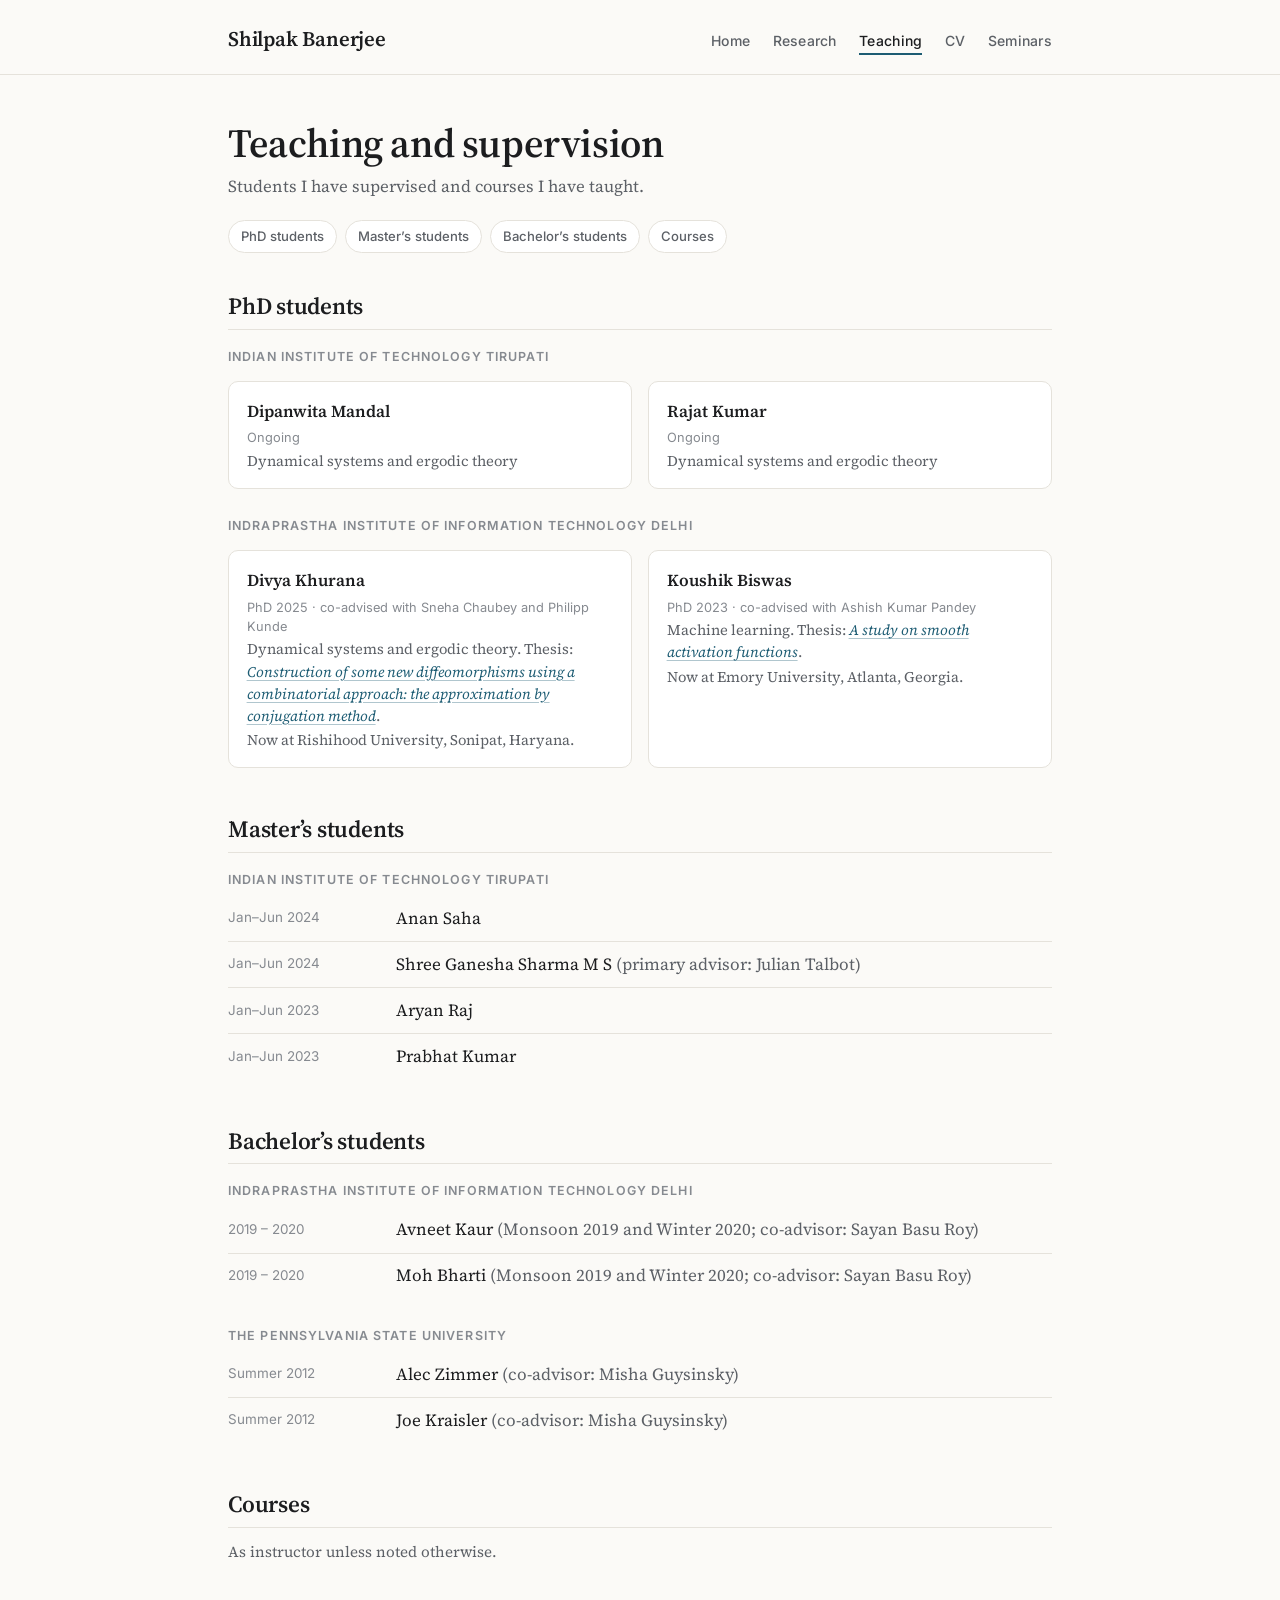
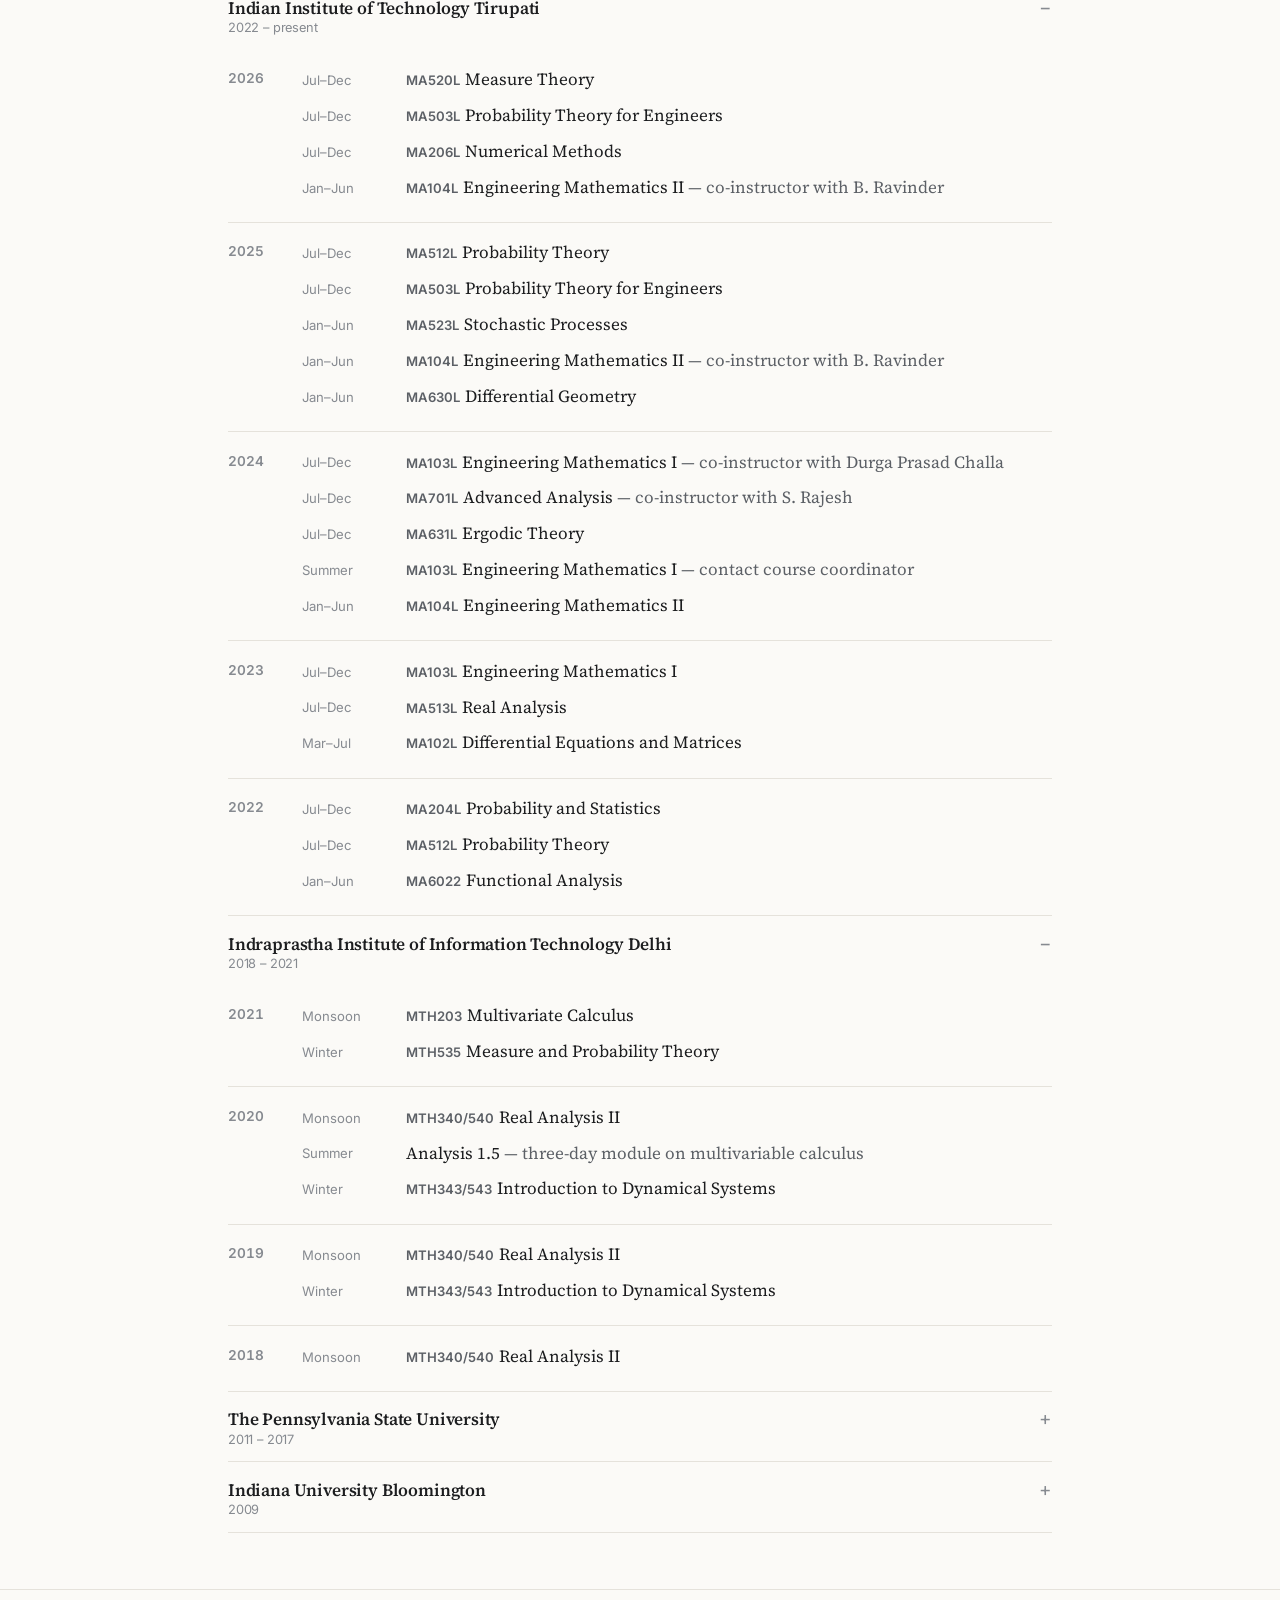
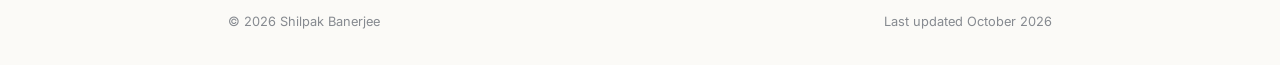
<file: teaching.html>
<!doctype html>
<html lang="en">
<head>
  <meta charset="utf-8">
  <meta name="viewport" content="width=device-width, initial-scale=1">
  <title>Teaching · Shilpak Banerjee</title>
  <meta name="description" content="Students supervised and courses taught by Shilpak Banerjee at IIT Tirupati, IIIT Delhi, Penn State and Indiana University.">
  <link rel="canonical" href="https://shilpakbanerjee.github.io/teaching.html">
  <link rel="icon" href="assets/favicon.svg" type="image/svg+xml">
  <link rel="preconnect" href="https://fonts.googleapis.com">
  <link rel="preconnect" href="https://fonts.gstatic.com" crossorigin>
  <link rel="stylesheet" href="https://fonts.googleapis.com/css2?family=Inter:wght@400;500;600&family=Source+Serif+4:ital,opsz,wght@0,8..60,400;0,8..60,600;1,8..60,400&display=swap">
  <link rel="stylesheet" href="assets/style.css">
</head>
<body>
  <a class="skip-link" href="#main">Skip to content</a>

  <header class="site-header">
    <div class="wrap">
      <a class="brand" href="index.html">Shilpak Banerjee</a>
      <nav class="site-nav" aria-label="Main">
        <ul>
          <li><a href="index.html">Home</a></li>
          <li><a href="research.html">Research</a></li>
          <li><a href="teaching.html" aria-current="page">Teaching</a></li>
          <li><a href="cv.html">CV</a></li>
          <li><a href="seminars.html">Seminars</a></li>
        </ul>
      </nav>
    </div>
  </header>

  <main id="main">
    <div class="wrap">
      <h1 class="page-title">Teaching and supervision</h1>
      <p class="page-lede">Students I have supervised and courses I have taught.</p>

      <ul class="toc" aria-label="On this page">
        <li><a href="#phd">PhD students</a></li>
        <li><a href="#masters">Master’s students</a></li>
        <li><a href="#bachelors">Bachelor’s students</a></li>
        <li><a href="#courses">Courses</a></li>
      </ul>

      <section id="phd" aria-labelledby="phd-h">
        <h2 class="section-title" id="phd-h">PhD students</h2>

        <h3 class="subsection-title">Indian Institute of Technology Tirupati</h3>
        <div class="people">
          <div class="person">
            <h4>Dipanwita Mandal</h4>
            <p class="meta">Ongoing</p>
            <p>Dynamical systems and ergodic theory</p>
          </div>
          <div class="person">
            <h4>Rajat Kumar</h4>
            <p class="meta">Ongoing</p>
            <p>Dynamical systems and ergodic theory</p>
          </div>
        </div>

        <h3 class="subsection-title">Indraprastha Institute of Information Technology Delhi</h3>
        <div class="people">
          <div class="person">
            <h4>Divya Khurana</h4>
            <p class="meta">PhD 2025 · co-advised with Sneha Chaubey and Philipp Kunde</p>
            <p>Dynamical systems and ergodic theory. Thesis:
              <a href="http://repository.iiitd.edu.in/xmlui/handle/123456789/1768"><em>Construction of some new diffeomorphisms using a combinatorial approach: the approximation by conjugation method</em></a>.</p>
            <p>Now at Rishihood University, Sonipat, Haryana.</p>
          </div>
          <div class="person">
            <h4>Koushik Biswas</h4>
            <p class="meta">PhD 2023 · co-advised with Ashish Kumar Pandey</p>
            <p>Machine learning. Thesis:
              <a href="http://repository.iiitd.edu.in/xmlui/handle/123456789/1306"><em>A study on smooth activation functions</em></a>.</p>
            <p>Now at Emory University, Atlanta, Georgia.</p>
          </div>
        </div>
      </section>

      <section id="masters" aria-labelledby="masters-h">
        <h2 class="section-title" id="masters-h">Master’s students</h2>

        <h3 class="subsection-title">Indian Institute of Technology Tirupati</h3>
        <ul class="simple-list">
          <li><span class="when">Jan–Jun 2024</span><span>Anan Saha</span></li>
          <li><span class="when">Jan–Jun 2024</span><span>Shree Ganesha Sharma M S <span class="muted">(primary advisor: Julian Talbot)</span></span></li>
          <li><span class="when">Jan–Jun 2023</span><span>Aryan Raj</span></li>
          <li><span class="when">Jan–Jun 2023</span><span>Prabhat Kumar</span></li>
        </ul>
      </section>

      <section id="bachelors" aria-labelledby="bachelors-h">
        <h2 class="section-title" id="bachelors-h">Bachelor’s students</h2>

        <h3 class="subsection-title">Indraprastha Institute of Information Technology Delhi</h3>
        <ul class="simple-list">
          <li><span class="when">2019 – 2020</span><span>Avneet Kaur <span class="muted">(Monsoon 2019 and Winter 2020; co-advisor: Sayan Basu Roy)</span></span></li>
          <li><span class="when">2019 – 2020</span><span>Moh Bharti <span class="muted">(Monsoon 2019 and Winter 2020; co-advisor: Sayan Basu Roy)</span></span></li>
        </ul>

        <h3 class="subsection-title">The Pennsylvania State University</h3>
        <ul class="simple-list">
          <li><span class="when">Summer 2012</span><span>Alec Zimmer <span class="muted">(co-advisor: Misha Guysinsky)</span></span></li>
          <li><span class="when">Summer 2012</span><span>Joe Kraisler <span class="muted">(co-advisor: Misha Guysinsky)</span></span></li>
        </ul>
      </section>

      <!-- ============================================================
           Courses. Grouped by institution, then by year (newest first).
           Role is "instructor" unless noted.
           ============================================================ -->

      <section id="courses" aria-labelledby="courses-h">
        <h2 class="section-title" id="courses-h">Courses</h2>
        <p class="muted" style="margin-top:0.75rem;font-size:0.95rem;">As instructor unless noted otherwise.</p>

        <details class="institution-block" open>
          <summary><h3 class="institution">Indian Institute of Technology Tirupati <small>2022 – present</small></h3></summary>

          <div class="year-group">
            <h4 class="year">2026</h4>
            <ul class="entries">
              <li class="entry"><span class="entry-when">Jul–Dec</span><span class="entry-what"><span class="code">MA520L</span>Measure Theory</span></li>
              <li class="entry"><span class="entry-when">Jul–Dec</span><span class="entry-what"><span class="code">MA503L</span>Probability Theory for Engineers</span></li>
              <li class="entry"><span class="entry-when">Jul–Dec</span><span class="entry-what"><span class="code">MA206L</span>Numerical Methods</span></li>
              <li class="entry"><span class="entry-when">Jan–Jun</span><span class="entry-what"><span class="code">MA104L</span>Engineering Mathematics II <span class="muted">— co-instructor with B. Ravinder</span></span></li>
            </ul>
          </div>
          <div class="year-group">
            <h4 class="year">2025</h4>
            <ul class="entries">
              <li class="entry"><span class="entry-when">Jul–Dec</span><span class="entry-what"><span class="code">MA512L</span>Probability Theory</span></li>
              <li class="entry"><span class="entry-when">Jul–Dec</span><span class="entry-what"><span class="code">MA503L</span>Probability Theory for Engineers</span></li>
              <li class="entry"><span class="entry-when">Jan–Jun</span><span class="entry-what"><span class="code">MA523L</span>Stochastic Processes</span></li>
              <li class="entry"><span class="entry-when">Jan–Jun</span><span class="entry-what"><span class="code">MA104L</span>Engineering Mathematics II <span class="muted">— co-instructor with B. Ravinder</span></span></li>
              <li class="entry"><span class="entry-when">Jan–Jun</span><span class="entry-what"><span class="code">MA630L</span>Differential Geometry</span></li>
            </ul>
          </div>
          <div class="year-group">
            <h4 class="year">2024</h4>
            <ul class="entries">
              <li class="entry"><span class="entry-when">Jul–Dec</span><span class="entry-what"><span class="code">MA103L</span>Engineering Mathematics I <span class="muted">— co-instructor with Durga Prasad Challa</span></span></li>
              <li class="entry"><span class="entry-when">Jul–Dec</span><span class="entry-what"><span class="code">MA701L</span>Advanced Analysis <span class="muted">— co-instructor with S. Rajesh</span></span></li>
              <li class="entry"><span class="entry-when">Jul–Dec</span><span class="entry-what"><span class="code">MA631L</span>Ergodic Theory</span></li>
              <li class="entry"><span class="entry-when">Summer</span><span class="entry-what"><span class="code">MA103L</span>Engineering Mathematics I <span class="muted">— contact course coordinator</span></span></li>
              <li class="entry"><span class="entry-when">Jan–Jun</span><span class="entry-what"><span class="code">MA104L</span>Engineering Mathematics II</span></li>
            </ul>
          </div>
          <div class="year-group">
            <h4 class="year">2023</h4>
            <ul class="entries">
              <li class="entry"><span class="entry-when">Jul–Dec</span><span class="entry-what"><span class="code">MA103L</span>Engineering Mathematics I</span></li>
              <li class="entry"><span class="entry-when">Jul–Dec</span><span class="entry-what"><span class="code">MA513L</span>Real Analysis</span></li>
              <li class="entry"><span class="entry-when">Mar–Jul</span><span class="entry-what"><span class="code">MA102L</span>Differential Equations and Matrices</span></li>
            </ul>
          </div>
          <div class="year-group">
            <h4 class="year">2022</h4>
            <ul class="entries">
              <li class="entry"><span class="entry-when">Jul–Dec</span><span class="entry-what"><span class="code">MA204L</span>Probability and Statistics</span></li>
              <li class="entry"><span class="entry-when">Jul–Dec</span><span class="entry-what"><span class="code">MA512L</span>Probability Theory</span></li>
              <li class="entry"><span class="entry-when">Jan–Jun</span><span class="entry-what"><span class="code">MA6022</span>Functional Analysis</span></li>
            </ul>
          </div>
        </details>

        <details class="institution-block" open>
          <summary><h3 class="institution">Indraprastha Institute of Information Technology Delhi <small>2018 – 2021</small></h3></summary>

          <div class="year-group">
            <h4 class="year">2021</h4>
            <ul class="entries">
              <li class="entry"><span class="entry-when">Monsoon</span><span class="entry-what"><span class="code">MTH203</span>Multivariate Calculus</span></li>
              <li class="entry"><span class="entry-when">Winter</span><span class="entry-what"><span class="code">MTH535</span>Measure and Probability Theory</span></li>
            </ul>
          </div>
          <div class="year-group">
            <h4 class="year">2020</h4>
            <ul class="entries">
              <li class="entry"><span class="entry-when">Monsoon</span><span class="entry-what"><span class="code">MTH340/540</span>Real Analysis II</span></li>
              <li class="entry"><span class="entry-when">Summer</span><span class="entry-what">Analysis 1.5 <span class="muted">— three-day module on multivariable calculus</span></span></li>
              <li class="entry"><span class="entry-when">Winter</span><span class="entry-what"><span class="code">MTH343/543</span>Introduction to Dynamical Systems</span></li>
            </ul>
          </div>
          <div class="year-group">
            <h4 class="year">2019</h4>
            <ul class="entries">
              <li class="entry"><span class="entry-when">Monsoon</span><span class="entry-what"><span class="code">MTH340/540</span>Real Analysis II</span></li>
              <li class="entry"><span class="entry-when">Winter</span><span class="entry-what"><span class="code">MTH343/543</span>Introduction to Dynamical Systems</span></li>
            </ul>
          </div>
          <div class="year-group">
            <h4 class="year">2018</h4>
            <ul class="entries">
              <li class="entry"><span class="entry-when">Monsoon</span><span class="entry-what"><span class="code">MTH340/540</span>Real Analysis II</span></li>
            </ul>
          </div>
        </details>

        <details class="institution-block">
          <summary><h3 class="institution">The Pennsylvania State University <small>2011 – 2017</small></h3></summary>

          <div class="year-group">
            <h4 class="year">2017</h4>
            <ul class="entries">
              <li class="entry"><span class="entry-when">Spring</span><span class="entry-what"><span class="code">Math 251</span>Ordinary and Partial Differential Equations</span></li>
            </ul>
          </div>
          <div class="year-group">
            <h4 class="year">2016</h4>
            <ul class="entries">
              <li class="entry"><span class="entry-when">Spring</span><span class="entry-what"><span class="code">Math 251</span>Ordinary and Partial Differential Equations</span></li>
            </ul>
          </div>
          <div class="year-group">
            <h4 class="year">2015</h4>
            <ul class="entries">
              <li class="entry"><span class="entry-when">Spring</span><span class="entry-what"><span class="code">Math 251</span>Ordinary and Partial Differential Equations</span></li>
              <li class="entry"><span class="entry-when">Spring</span><span class="entry-what"><span class="code">Math 506</span>Ergodic Theory <span class="muted">— grader</span></span></li>
            </ul>
          </div>
          <div class="year-group">
            <h4 class="year">2014</h4>
            <ul class="entries">
              <li class="entry"><span class="entry-when">Fall</span><span class="entry-what"><span class="code">Math 251</span>Ordinary and Partial Differential Equations</span></li>
              <li class="entry"><span class="entry-when">Spring</span><span class="entry-what"><span class="code">Math 251</span>Ordinary and Partial Differential Equations</span></li>
            </ul>
          </div>
          <div class="year-group">
            <h4 class="year">2013</h4>
            <ul class="entries">
              <li class="entry"><span class="entry-when">Fall</span><span class="entry-what"><span class="code">Math 497B</span>Elements of Functional Analysis <span class="muted">— teaching assistant</span></span></li>
              <li class="entry"><span class="entry-when">Spring</span><span class="entry-what"><span class="code">Math 022</span>College Algebra II <span class="muted">(two sections)</span></span></li>
            </ul>
          </div>
          <div class="year-group">
            <h4 class="year">2012</h4>
            <ul class="entries">
              <li class="entry"><span class="entry-when">Fall</span><span class="entry-what"><span class="code">Math 017</span>Finite Mathematics</span></li>
              <li class="entry"><span class="entry-when">Spring</span><span class="entry-what"><span class="code">Math 021</span>College Algebra I</span></li>
            </ul>
          </div>
          <div class="year-group">
            <h4 class="year">2011</h4>
            <ul class="entries">
              <li class="entry"><span class="entry-when">Fall</span><span class="entry-what"><span class="code">Math 535</span>Linear Algebra <span class="muted">— grader</span></span></li>
              <li class="entry"><span class="entry-when">Fall</span><span class="entry-what"><span class="code">Math 486</span>Game Theory <span class="muted">— grader</span></span></li>
            </ul>
          </div>
        </details>

        <details class="institution-block">
          <summary><h3 class="institution">Indiana University Bloomington <small>2009</small></h3></summary>

          <div class="year-group">
            <h4 class="year">2009</h4>
            <ul class="entries">
              <li class="entry"><span class="entry-when">Fall</span><span class="entry-what"><span class="code">Math-J 111</span>Algebra for College Students <span class="muted">— Federal TRIO program</span></span></li>
              <li class="entry"><span class="entry-when">Summer</span><span class="entry-what"><span class="code">Math-J 110</span>Introduction to College Mathematics <span class="muted">— Federal TRIO program</span></span></li>
            </ul>
          </div>
        </details>
      </section>
    </div>
  </main>

  <footer class="site-footer">
    <div class="wrap">
      <span>© 2026 Shilpak Banerjee</span>
      <span>Last updated October 2026</span>
    </div>
  </footer>

  <script src="assets/site.js"></script>
</body>
</html>
</file>
<file: assets/style.css>
/* ==========================================================================
   Shilpak Banerjee — personal site
   Plain CSS, no build step. Colours are defined once below; dark mode
   follows the visitor's system setting.
   ========================================================================== */

:root {
  --bg: #fbfaf7;
  --surface: #ffffff;
  --ink: #1c1d1f;
  --muted: #5c6066;
  --faint: #868a90;
  --rule: #e5e2db;
  --accent: #1d5c73;
  --accent-hover: #123f50;
  --accent-soft: #e7f0f3;
  --tag: #f1efe9;

  --serif: "Source Serif 4", "Source Serif Pro", Georgia, "Times New Roman", serif;
  --sans: "Inter", system-ui, -apple-system, "Segoe UI", Roboto, "Helvetica Neue", Arial, sans-serif;

  --page: 54rem;
  --gutter: 1.25rem;
  --radius: 10px;
  color-scheme: light dark;
}

@media (prefers-color-scheme: dark) {
  :root {
    --bg: #131517;
    --surface: #1a1d20;
    --ink: #e8e6e1;
    --muted: #a6aab0;
    --faint: #7f838a;
    --rule: #2d3135;
    --accent: #7fc3d8;
    --accent-hover: #a8d9e8;
    --accent-soft: #1b2b31;
    --tag: #23272b;
  }
}

/* ---------- base ---------- */

*, *::before, *::after { box-sizing: border-box; }

html { -webkit-text-size-adjust: 100%; text-size-adjust: 100%; }

body {
  margin: 0;
  background: var(--bg);
  color: var(--ink);
  font-family: var(--serif);
  font-size: 1.0625rem;
  line-height: 1.62;
  font-optical-sizing: auto;
  -webkit-font-smoothing: antialiased;
  text-rendering: optimizeLegibility;
}

a {
  color: var(--accent);
  text-decoration: underline;
  text-decoration-thickness: 1px;
  text-underline-offset: 0.18em;
  text-decoration-color: color-mix(in srgb, var(--accent) 35%, transparent);
  transition: color .15s, text-decoration-color .15s;
}
a:hover { color: var(--accent-hover); text-decoration-color: currentColor; }
a:focus-visible, summary:focus-visible {
  outline: 2px solid var(--accent);
  outline-offset: 3px;
  border-radius: 3px;
}

h1, h2, h3 {
  font-family: var(--serif);
  font-weight: 600;
  line-height: 1.2;
  letter-spacing: -0.01em;
  margin: 0;
  text-wrap: balance;
}

p { margin: 0 0 1em; }

.skip-link {
  position: absolute;
  left: -999px;
  top: 0.5rem;
  background: var(--surface);
  color: var(--accent);
  padding: 0.5rem 0.9rem;
  border-radius: 6px;
  font-family: var(--sans);
  font-size: 0.9rem;
  z-index: 10;
}
.skip-link:focus { left: 0.75rem; }

.wrap {
  max-width: var(--page);
  margin: 0 auto;
  padding: 0 var(--gutter);
}

/* ---------- header & navigation ---------- */

.site-header {
  border-bottom: 1px solid var(--rule);
}
.site-header .wrap {
  display: flex;
  align-items: baseline;
  justify-content: space-between;
  gap: 0.75rem 2rem;
  flex-wrap: wrap;
  padding-top: 1.4rem;
  padding-bottom: 1.1rem;
}
.brand {
  font-family: var(--serif);
  font-size: 1.3rem;
  font-weight: 600;
  color: var(--ink);
  text-decoration: none;
  letter-spacing: -0.01em;
}
.brand:hover { color: var(--accent); }

.site-nav ul {
  list-style: none;
  margin: 0;
  padding: 0;
  display: flex;
  flex-wrap: wrap;
  gap: 0.25rem 1.4rem;
}
.site-nav a {
  font-family: var(--sans);
  font-size: 0.875rem;
  font-weight: 500;
  letter-spacing: 0.02em;
  color: var(--muted);
  text-decoration: none;
  padding: 0.2rem 0;
  border-bottom: 2px solid transparent;
}
.site-nav a:hover { color: var(--ink); }
.site-nav a[aria-current="page"] {
  color: var(--ink);
  border-bottom-color: var(--accent);
}

/* ---------- page layout ---------- */

main { padding: 2.75rem 0 3.5rem; }

.page-title {
  font-size: clamp(1.9rem, 1.4rem + 2vw, 2.5rem);
  margin-bottom: 0.4rem;
}
.page-lede {
  color: var(--muted);
  font-size: 1.05rem;
  max-width: 40rem;
  margin-bottom: 2.25rem;
}

section + section { margin-top: 3rem; }

.section-title {
  font-size: 1.45rem;
  padding-bottom: 0.5rem;
  margin-bottom: 0.25rem;
  border-bottom: 1px solid var(--rule);
}
.subsection-title {
  font-family: var(--sans);
  font-size: 0.78rem;
  font-weight: 600;
  letter-spacing: 0.09em;
  text-transform: uppercase;
  color: var(--faint);
  margin: 1.9rem 0 0.2rem;
}
.section-title + .subsection-title { margin-top: 1.25rem; }

/* jump links at the top of long pages */
.toc {
  display: flex;
  flex-wrap: wrap;
  gap: 0.5rem;
  margin: -1rem 0 2.5rem;
  padding: 0;
  list-style: none;
}
.toc a {
  display: inline-block;
  font-family: var(--sans);
  font-size: 0.82rem;
  font-weight: 500;
  color: var(--muted);
  text-decoration: none;
  padding: 0.3rem 0.75rem;
  border: 1px solid var(--rule);
  border-radius: 999px;
  background: var(--surface);
}
.toc a:hover { color: var(--accent); border-color: var(--accent); }

/* ---------- home ---------- */

.hero {
  display: grid;
  grid-template-columns: minmax(0, 1fr) 19rem;
  gap: 3rem;
  align-items: start;
}
.hero h1 {
  font-size: clamp(2.2rem, 1.5rem + 3vw, 3rem);
  margin-bottom: 0.35rem;
}
.hero .role {
  font-family: var(--sans);
  font-size: 0.95rem;
  color: var(--muted);
  margin-bottom: 1.6rem;
  line-height: 1.5;
}
.hero .role span { white-space: nowrap; }

.photo {
  width: 100%;
  aspect-ratio: 4 / 5;
  object-fit: cover;
  border-radius: var(--radius);
  margin-bottom: 1.25rem;
  display: block;
}

.card {
  background: var(--surface);
  border: 1px solid var(--rule);
  border-radius: var(--radius);
  padding: 1.25rem 1.3rem;
}
.card h2 {
  font-family: var(--sans);
  font-size: 0.75rem;
  font-weight: 600;
  letter-spacing: 0.09em;
  text-transform: uppercase;
  color: var(--faint);
  margin-bottom: 0.65rem;
}
.card + .card { margin-top: 1rem; }
.card address {
  font-style: normal;
  font-size: 0.92rem;
  line-height: 1.55;
  color: var(--muted);
}
.contact-list {
  list-style: none;
  margin: 0 0 0.9rem;
  padding: 0;
  font-size: 0.95rem;
}
.contact-list li { margin-bottom: 0.3rem; overflow-wrap: anywhere; }
.contact-list .label {
  font-family: var(--sans);
  font-size: 0.78rem;
  color: var(--faint);
  display: inline-block;
  min-width: 3.4rem;
}

.profile-links {
  list-style: none;
  margin: 0;
  padding: 0;
  display: flex;
  flex-wrap: wrap;
  gap: 0.4rem;
}
.profile-links a {
  display: inline-block;
  font-family: var(--sans);
  font-size: 0.8rem;
  font-weight: 500;
  text-decoration: none;
  padding: 0.28rem 0.65rem;
  border-radius: 6px;
  background: var(--accent-soft);
  color: var(--accent);
}
.profile-links a:hover { background: var(--accent); color: var(--bg); }

.interests {
  list-style: none;
  padding: 0;
  margin: 0.4rem 0 0;
  display: flex;
  flex-wrap: wrap;
  gap: 0.45rem;
}
.interests li {
  font-family: var(--sans);
  font-size: 0.85rem;
  padding: 0.3rem 0.75rem;
  border-radius: 999px;
  background: var(--tag);
  color: var(--ink);
}

.home-sections { margin-top: 3.25rem; }

.quick-links {
  display: grid;
  grid-template-columns: repeat(auto-fit, minmax(12rem, 1fr));
  gap: 1rem;
  margin-top: 1.25rem;
}
.quick-links a {
  display: block;
  padding: 1rem 1.1rem;
  border: 1px solid var(--rule);
  border-radius: var(--radius);
  background: var(--surface);
  text-decoration: none;
  color: var(--ink);
  transition: border-color .15s, transform .15s;
}
.quick-links a:hover { border-color: var(--accent); transform: translateY(-1px); }
.quick-links strong {
  display: block;
  font-weight: 600;
  margin-bottom: 0.15rem;
}
.quick-links span {
  font-family: var(--sans);
  font-size: 0.84rem;
  color: var(--muted);
  line-height: 1.45;
  display: block;
}

/* ---------- publication list ---------- */

.pubs, .entries {
  list-style: none;
  margin: 0;
  padding: 0;
}
.pub {
  display: grid;
  grid-template-columns: 3.6rem minmax(0, 1fr);
  gap: 0 1rem;
  padding: 1rem 0;
  border-bottom: 1px solid var(--rule);
}
.pub:last-child { border-bottom: 0; }
.pub-year {
  font-family: var(--sans);
  font-size: 0.85rem;
  font-weight: 500;
  color: var(--faint);
  padding-top: 0.2rem;
  font-variant-numeric: tabular-nums;
}
.pub-title {
  font-weight: 600;
  line-height: 1.38;
  margin-bottom: 0.15rem;
}
.pub-authors, .pub-venue {
  font-size: 0.96rem;
  color: var(--muted);
  line-height: 1.5;
}
.pub-authors strong { color: var(--ink); font-weight: 600; }
.pub-venue em { color: var(--ink); }

.links {
  display: flex;
  flex-wrap: wrap;
  gap: 0.4rem;
  margin-top: 0.5rem;
}
.links a {
  font-family: var(--sans);
  font-size: 0.76rem;
  font-weight: 500;
  text-decoration: none;
  padding: 0.16rem 0.55rem;
  border: 1px solid var(--rule);
  border-radius: 5px;
  color: var(--accent);
  background: var(--surface);
}
.links a:hover { border-color: var(--accent); }

/* ---------- dated entries (talks, teaching, students) ---------- */

.year-group {
  display: grid;
  grid-template-columns: 3.6rem minmax(0, 1fr);
  gap: 0 1rem;
  padding: 0.9rem 0;
  border-bottom: 1px solid var(--rule);
}
.year-group:last-child { border-bottom: 0; }
.year-group > .year {
  margin: 0;
  font-family: var(--sans);
  font-size: 0.85rem;
  font-weight: 600;
  color: var(--faint);
  padding-top: 0.2rem;
  font-variant-numeric: tabular-nums;
}
.entry {
  display: grid;
  grid-template-columns: 5.6rem minmax(0, 1fr);
  gap: 0 0.9rem;
  padding: 0.2rem 0 0.45rem;
}
.entry-when {
  font-family: var(--sans);
  font-size: 0.82rem;
  color: var(--faint);
  padding-top: 0.18rem;
  font-variant-numeric: tabular-nums;
}
.entry-what { line-height: 1.5; }
.entry-what .where { color: var(--muted); }
.entry-what .code {
  font-family: var(--sans);
  font-size: 0.82rem;
  font-weight: 600;
  color: var(--muted);
  margin-right: 0.35rem;
}

.tag {
  display: inline-block;
  font-family: var(--sans);
  font-size: 0.7rem;
  font-weight: 600;
  letter-spacing: 0.04em;
  text-transform: uppercase;
  padding: 0.08rem 0.42rem;
  border-radius: 4px;
  background: var(--tag);
  color: var(--muted);
  vertical-align: 0.12em;
  margin-left: 0.3rem;
  white-space: nowrap;
}

.institution {
  font-family: var(--serif);
  font-size: 1.08rem;
  font-weight: 600;
  margin: 1.9rem 0 0.35rem;
}
.institution small {
  display: block;
  font-family: var(--sans);
  font-size: 0.8rem;
  font-weight: 400;
  color: var(--faint);
  margin-top: 0.1rem;
}

details.institution-block { border-bottom: 1px solid var(--rule); }
details.institution-block > summary {
  cursor: pointer;
  list-style: none;
  padding: 1.1rem 0 0.9rem;
  display: flex;
  justify-content: space-between;
  align-items: baseline;
  gap: 1rem;
}
details.institution-block > summary::-webkit-details-marker { display: none; }
details.institution-block > summary .institution { margin: 0; }
details.institution-block > summary::after {
  content: "+";
  font-family: var(--sans);
  font-size: 1.2rem;
  color: var(--faint);
  line-height: 1;
}
details.institution-block[open] > summary::after { content: "\2212"; }
details.institution-block > .entries { padding-bottom: 1rem; }

.people {
  display: grid;
  grid-template-columns: repeat(auto-fit, minmax(15rem, 1fr));
  gap: 1rem;
  margin-top: 1rem;
}
.person {
  background: var(--surface);
  border: 1px solid var(--rule);
  border-radius: var(--radius);
  padding: 1rem 1.1rem;
}
.person h4 {
  margin: 0 0 0.2rem;
  font-family: var(--serif);
  font-size: 1.05rem;
  font-weight: 600;
}
.person p {
  margin: 0.15rem 0 0;
  font-size: 0.92rem;
  color: var(--muted);
  line-height: 1.5;
}
.person .meta {
  font-family: var(--sans);
  font-size: 0.8rem;
  color: var(--faint);
}

.muted { color: var(--muted); }

.simple-list {
  list-style: none;
  margin: 0.5rem 0 0;
  padding: 0;
}
.simple-list li {
  padding: 0.55rem 0;
  border-bottom: 1px solid var(--rule);
  display: grid;
  grid-template-columns: 9.5rem minmax(0, 1fr);
  gap: 0 1rem;
}
.simple-list li:last-child { border-bottom: 0; }
.simple-list .when {
  font-family: var(--sans);
  font-size: 0.84rem;
  color: var(--faint);
  padding-top: 0.15rem;
}

/* ---------- CV timeline ---------- */

.timeline {
  list-style: none;
  margin: 0.75rem 0 0;
  padding: 0;
}
.timeline li {
  display: grid;
  grid-template-columns: 9.5rem minmax(0, 1fr);
  gap: 0 1.25rem;
  padding: 0.9rem 0;
  border-bottom: 1px solid var(--rule);
}
.timeline li:last-child { border-bottom: 0; }
.timeline .when {
  font-family: var(--sans);
  font-size: 0.85rem;
  color: var(--faint);
  padding-top: 0.15rem;
  font-variant-numeric: tabular-nums;
}
.timeline .what strong { font-weight: 600; display: block; }
.timeline .what span { color: var(--muted); font-size: 0.97rem; }

/* ---------- callout ---------- */

.callout {
  border: 1px solid var(--rule);
  border-left: 3px solid var(--accent);
  border-radius: var(--radius);
  background: var(--surface);
  padding: 1.25rem 1.4rem;
  margin-top: 1rem;
}
.callout h3 { font-size: 1.2rem; margin-bottom: 0.4rem; }
.callout p:last-child { margin-bottom: 0; }

.button {
  display: inline-block;
  font-family: var(--sans);
  font-size: 0.88rem;
  font-weight: 600;
  text-decoration: none;
  padding: 0.55rem 1rem;
  border-radius: 7px;
  background: var(--accent);
  color: var(--bg);
}
.button:hover { background: var(--accent-hover); color: var(--bg); }

/* ---------- footer ---------- */

.site-footer {
  border-top: 1px solid var(--rule);
  font-family: var(--sans);
  font-size: 0.8rem;
  color: var(--faint);
}
.site-footer .wrap {
  display: flex;
  flex-wrap: wrap;
  justify-content: space-between;
  gap: 0.5rem 1.5rem;
  padding-top: 1.4rem;
  padding-bottom: 2rem;
}
.site-footer a { color: var(--muted); }

/* ---------- small screens ---------- */

@media (max-width: 760px) {
  body { font-size: 1rem; }
  main { padding-top: 2rem; }
  .hero { grid-template-columns: 1fr; gap: 2rem; }
  .site-header .wrap { padding-top: 1.1rem; padding-bottom: 0.9rem; }
  .site-nav ul { gap: 0.2rem 1.1rem; }
}

@media (max-width: 560px) {
  .pub, .year-group { grid-template-columns: 1fr; }
  .pub-year, .year-group > .year { padding-top: 0; margin-bottom: 0.2rem; }
  .entry { grid-template-columns: 3.8rem minmax(0, 1fr); gap: 0 0.6rem; }
  .simple-list li, .timeline li { grid-template-columns: 1fr; }
  .simple-list .when, .timeline .when { margin-bottom: 0.1rem; }
}

/* ---------- print (CV and publication list print cleanly) ---------- */

@media print {
  :root {
    --bg: #fff; --surface: #fff; --ink: #000; --muted: #333; --faint: #555;
    --rule: #ccc; --accent: #000; --accent-soft: #fff; --tag: #eee;
  }
  body { font-size: 10.5pt; }
  .site-nav, .skip-link, .toc, .site-footer { display: none; }
  main { padding: 1rem 0; }
  a { text-decoration: none; }
  .links { display: none; }
  .pub, .entry, .timeline li { break-inside: avoid; }
  details.institution-block > summary::after { content: ""; }
}

@media (prefers-reduced-motion: reduce) {
  * { transition: none !important; }
}
</file>
